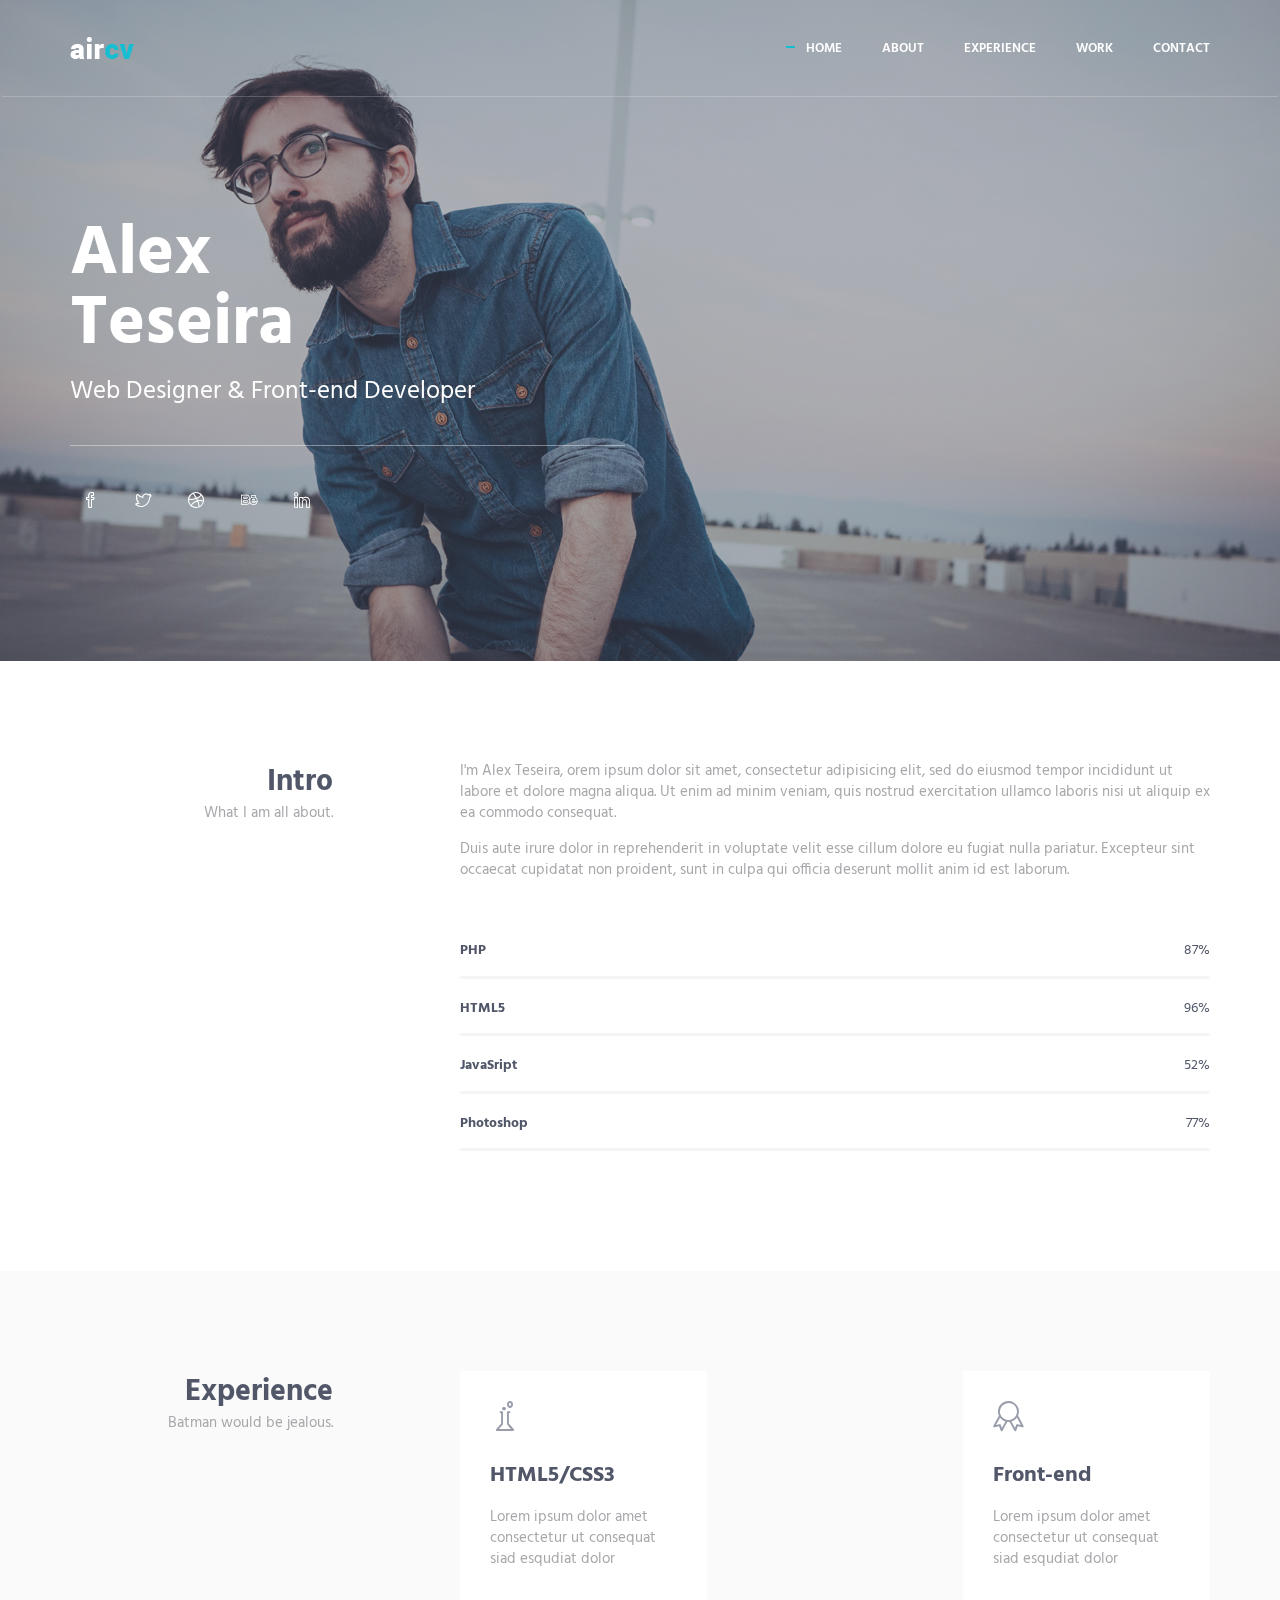
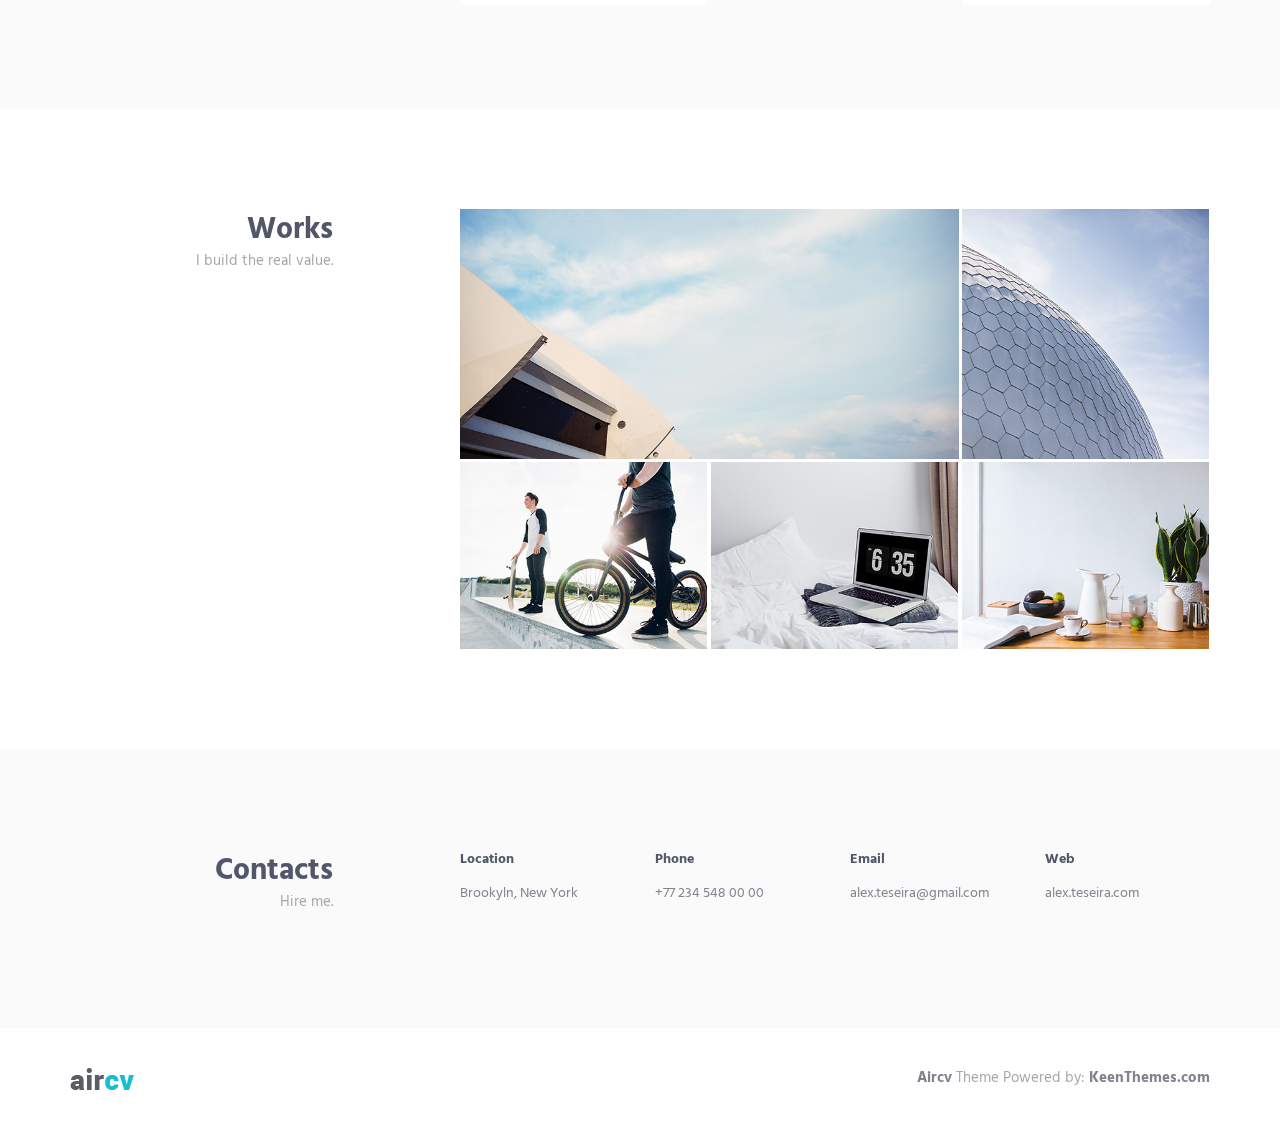
<file: index.html>
<!DOCTYPE html>
<html lang="en" class="no-js">
    <!-- BEGIN HEAD -->
    <head>
        <meta charset="utf-8"/>
        <title>Metronic "Aircv" Frontend Freebie</title>
        <meta http-equiv="X-UA-Compatible" content="IE=edge">
        <meta content="width=device-width, initial-scale=1" name="viewport"/>
        <meta content="" name="description"/>
        <meta content="" name="author"/>

        <!-- GLOBAL MANDATORY STYLES -->
        <link href="http://fonts.googleapis.com/css?family=Hind:300,400,500,600,700" rel="stylesheet" type="text/css">
        <link href="vendor/simple-line-icons/css/simple-line-icons.css" rel="stylesheet" type="text/css"/>
        <link href="vendor/bootstrap/css/bootstrap.min.css" rel="stylesheet" type="text/css"/>

        <!-- PAGE LEVEL PLUGIN STYLES -->
        <link href="css/animate.css" rel="stylesheet">

        <!-- THEME STYLES -->
        <link href="css/layout.min.css" rel="stylesheet" type="text/css"/>

        <!-- Favicon -->
        <link rel="shortcut icon" href="favicon.ico"/>
    </head>
    <!-- END HEAD -->

    <!-- BODY -->
    <body id="body" data-spy="scroll" data-target=".header">

        <!--========== HEADER ==========-->
        <header class="header navbar-fixed-top">
            <!-- Navbar -->
            <nav class="navbar" role="navigation">
                <div class="container">
                    <!-- Brand and toggle get grouped for better mobile display -->
                    <div class="menu-container js_nav-item">
                        <button type="button" class="navbar-toggle" data-toggle="collapse" data-target=".nav-collapse">
                            <span class="sr-only">Toggle navigation</span>
                            <span class="toggle-icon"></span>
                        </button>

                        <!-- Logo -->
                        <div class="logo">
                            <a class="logo-wrap" href="#body">
                                <img class="logo-img logo-img-main" src="img/logo.png" alt="Asentus Logo">
                                <img class="logo-img logo-img-active" src="img/logo-dark.png" alt="Asentus Logo">
                            </a>
                        </div>
                        <!-- End Logo -->
                    </div>

                    <!-- Collect the nav links, forms, and other content for toggling -->
                    <div class="collapse navbar-collapse nav-collapse">
                        <div class="menu-container">
                            <ul class="nav navbar-nav navbar-nav-right">
                                <li class="js_nav-item nav-item"><a class="nav-item-child nav-item-hover" href="#body">Home</a></li>
                                <li class="js_nav-item nav-item"><a class="nav-item-child nav-item-hover" href="#about">About</a></li>
                                <li class="js_nav-item nav-item"><a class="nav-item-child nav-item-hover" href="#experience">Experience</a></li>
                                <li class="js_nav-item nav-item"><a class="nav-item-child nav-item-hover" href="#work">Work</a></li>
                                <li class="js_nav-item nav-item"><a class="nav-item-child nav-item-hover" href="#contact">Contact</a></li>
                            </ul>
                        </div>
                    </div>
                    <!-- End Navbar Collapse -->
                </div>
            </nav>
            <!-- Navbar -->
        </header>
        <!--========== END HEADER ==========-->

        <!--========== SLIDER ==========-->
        <div class="promo-block parallax-window" data-parallax="scroll" data-image-src="img/1920x1080/01.jpg">
            <div class="container">
                <div class="row">
                    <div class="col-sm-6">
                        <div class="promo-block-divider">
                            <h1 class="promo-block-title">Alex <br/> Teseira</h1>
                            <p class="promo-block-text">Web Designer &amp; Front-end Developer</p>
                        </div>
                        <ul class="list-inline">
                            <li><a href="#" class="social-icons"><i class="icon-social-facebook"></i></a></li>
                            <li><a href="#" class="social-icons"><i class="icon-social-twitter"></i></a></li>
                            <li><a href="#" class="social-icons"><i class="icon-social-dribbble"></i></a></li>
                            <li><a href="#" class="social-icons"><i class="icon-social-behance"></i></a></li>
                            <li><a href="#" class="social-icons"><i class="icon-social-linkedin"></i></a></li>
                        </ul>
                    </div>
                </div>
                <!--// end row -->
            </div>
        </div>
        <!--========== SLIDER ==========-->

        <!--========== PAGE LAYOUT ==========-->
        <!-- About -->
        <div id="about">
            <div class="container content-lg">
                <div class="row">
                    <div class="col-sm-3 sm-margin-b-30">
                        <div class="text-right sm-text-left">
                            <h2 class="margin-b-0">Intro</h2>
                            <p>What I am all about.</p>
                        </div>
                    </div>
                    <div class="col-sm-8 col-sm-offset-1">
                        <div class="margin-b-60">
                            <p>I'm Alex Teseira, orem ipsum dolor sit amet, consectetur adipisicing elit, sed do eiusmod tempor incididunt ut labore et dolore magna aliqua. Ut enim ad minim veniam, quis nostrud exercitation ullamco laboris nisi ut aliquip ex ea commodo consequat.</p>
                            <p>Duis aute irure dolor in reprehenderit in voluptate velit esse cillum dolore eu fugiat nulla pariatur. Excepteur sint occaecat cupidatat non proident, sunt in culpa qui officia deserunt mollit anim id est laborum.</p>
                        </div>

                        <!-- Progress Box -->
                        <div class="progress-box">
                            <h5>PHP <span class="color-heading pull-right">87%</span></h5>
                            <div class="progress">
                                <div class="progress-bar bg-color-base" role="progressbar" data-width="87"></div>
                            </div>
                        </div>
                        <div class="progress-box">
                            <h5>HTML5 <span class="color-heading pull-right">96%</span></h5>
                            <div class="progress">
                                <div class="progress-bar bg-color-base" role="progressbar" data-width="96"></div>
                            </div>
                        </div>
                        <div class="progress-box">
                            <h5>JavaSript <span class="color-heading pull-right">52%</span></h5>
                            <div class="progress">
                                <div class="progress-bar bg-color-base" role="progressbar" data-width="52"></div>
                            </div>
                        </div>
                        <div class="progress-box">
                            <h5>Photoshop <span class="color-heading pull-right">77%</span></h5>
                            <div class="progress">
                                <div class="progress-bar bg-color-base" role="progressbar" data-width="77"></div>
                            </div>
                        </div>
                        <!-- End Progress Box -->
                    </div>
                </div>
                <!--// end row -->
            </div>
        </div>
        <!-- End About -->

        <!-- Experience -->
        <div id="experience">
            <div class="bg-color-sky-light" data-auto-height="true">
                <div class="container content-lg">
                    <div class="row">
                        <div class="col-sm-3 sm-margin-b-30">
                            <div class="text-right sm-text-left">
                                <h2 class="margin-b-0">Experience</h2>
                                <p>Batman would be jealous.</p>
                            </div>
                        </div>
                        <div class="col-sm-8 col-sm-offset-1">
                            <div class="row row-space-2 margin-b-4">
                                <div class="col-md-4 md-margin-b-4">
                                    <div class="service" data-height="height">
                                        <div class="service-element">
                                            <i class="service-icon icon-chemistry"></i>
                                        </div>
                                        <div class="service-info">
                                            <h3>HTML5/CSS3</h3>
                                            <p class="margin-b-5">Lorem ipsum dolor amet consectetur ut consequat siad esqudiat dolor</p>
                                        </div>
                                        <a href="#" class="content-wrapper-link"></a>    
                                    </div>
                                </div>
                                <div class="col-md-4 md-margin-b-4">
                                    <div class="service bg-color-base wow zoomIn" data-height="height" data-wow-duration=".3" data-wow-delay=".1s">
                                        <div class="service-element">
                                            <i class="service-icon color-white icon-screen-tablet"></i>
                                        </div>
                                        <div class="service-info">
                                            <h3 class="color-white">Photoshop</h3>
                                            <p class="color-white margin-b-5">Lorem ipsum dolor amet consectetur ut consequat siad esqudiat dolor</p>
                                        </div>
                                        <a href="#" class="content-wrapper-link"></a>    
                                    </div>
                                </div>
                                <div class="col-md-4">
                                    <div class="service" data-height="height">
                                        <div class="service-element">
                                            <i class="service-icon icon-badge"></i>
                                        </div>
                                        <div class="service-info">
                                            <h3>Front-end</h3>
                                            <p class="margin-b-5">Lorem ipsum dolor amet consectetur ut consequat siad esqudiat dolor</p>
                                        </div>
                                        <a href="#" class="content-wrapper-link"></a>    
                                    </div>
                                </div>
                            </div>
                            <!--// end row -->
                        </div>
                    </div>
                    <!--// end row -->
                </div>
            </div>
        </div>
        <!-- End Experience -->

        <!-- Work -->
        <div id="work">
            <div class="container content-lg">
                <div class="row">
                    <div class="col-sm-3 sm-margin-b-30">
                        <div class="text-right sm-text-left">
                            <h2 class="margin-b-0">Works</h2>
                            <p>I build the real value.</p>
                        </div>
                    </div>
                    <div class="col-sm-8 col-sm-offset-1">
                        <!-- Masonry Grid -->
                        <div class="masonry-grid row row-space-2">
                            <div class="masonry-grid-sizer col-xs-6 col-sm-6 col-md-1"></div>
                            <div class="masonry-grid-item col-xs-12 col-sm-6 col-md-8 margin-b-4">
                                <!-- Work -->
                                <div class="work work-popup-trigger">
                                    <div class="work-overlay">
                                        <img class="full-width img-responsive" src="img/800x400/01.jpg" alt="Portfolio Image">
                                    </div>
                                    <div class="work-popup-overlay">
                                        <div class="work-popup-content">
                                            <a href="javascript:void(0);" class="work-popup-close">Hide</a>
                                            <div class="margin-b-30">
                                                <h3 class="margin-b-5">Art Of Coding</h3>
                                                <span>Clean &amp; Minimalistic Design</span>
                                            </div>
                                            <div class="row">
                                                <div class="col-sm-8 work-popup-content-divider sm-margin-b-20">
                                                    <div class="margin-t-10 sm-margin-t-0">
                                                        <p>Duis aute irure dolor in reprehenderit in voluptate velit esse cillum dolore eu fugiat nulla pariatur. Excepteur sint occaecat cupidatat non proident, sunt in culpa qui officia deserunt mollit anim id est laborum.</p>
                                                        <p>Lorem ipsum dolor sit amet, consectetur adipisicing elit, sed do eiusmod tempor incididunt ut labore et dolore magna aliqua. Ut enim ad minim veniam, quis nostrud.</p>
                                                        <ul class="list-inline work-popup-tag">
                                                            <li class="work-popup-tag-item"><a class="work-popup-tag-link" href="#">Design,</a></li>
                                                            <li class="work-popup-tag-item"><a class="work-popup-tag-link" href="#">Coding,</a></li>
                                                            <li class="work-popup-tag-item"><a class="work-popup-tag-link" href="#">Portfolio</a></li>
                                                        </ul>
                                                    </div>
                                                </div>
                                                <div class="col-sm-4">
                                                    <div class="margin-t-10 sm-margin-t-0">
                                                        <p class="margin-b-5"><strong>Project Leader:</strong> John Doe</p>
                                                        <p class="margin-b-5"><strong>Designer:</strong> Alisa Keys</p>
                                                        <p class="margin-b-5"><strong>Developer:</strong> Mark Doe</p>
                                                        <p class="margin-b-5"><strong>Customer:</strong> Keenthemes</p>
                                                    </div>
                                                </div>
                                            </div>
                                        </div>
                                    </div>
                                </div>
                                <!-- End Work -->
                            </div>
                            <div class="masonry-grid-item col-xs-12 col-sm-6 col-md-4 margin-b-4">
                                <!-- Work -->
                                <div class="work work-popup-trigger">
                                    <div class="work-overlay">
                                        <img class="full-width img-responsive" src="img/397x400/01.jpg" alt="Portfolio Image">
                                    </div>
                                    <div class="work-popup-overlay">
                                        <div class="work-popup-content">
                                            <a href="javascript:void(0);" class="work-popup-close">Hide</a>
                                            <div class="margin-b-30">
                                                <h3 class="margin-b-5">Art Of Coding</h3>
                                                <span>Clean &amp; Minimalistic Design</span>
                                            </div>
                                            <div class="row">
                                                <div class="col-sm-8 work-popup-content-divider sm-margin-b-20">
                                                    <div class="margin-t-10 sm-margin-t-0">
                                                        <p>Duis aute irure dolor in reprehenderit in voluptate velit esse cillum dolore eu fugiat nulla pariatur. Excepteur sint occaecat cupidatat non proident, sunt in culpa qui officia deserunt mollit anim id est laborum.</p>
                                                        <p>Lorem ipsum dolor sit amet, consectetur adipisicing elit, sed do eiusmod tempor incididunt ut labore et dolore magna aliqua. Ut enim ad minim veniam, quis nostrud.</p>
                                                        <ul class="list-inline work-popup-tag">
                                                            <li class="work-popup-tag-item"><a class="work-popup-tag-link" href="#">Design,</a></li>
                                                            <li class="work-popup-tag-item"><a class="work-popup-tag-link" href="#">Coding,</a></li>
                                                            <li class="work-popup-tag-item"><a class="work-popup-tag-link" href="#">Portfolio</a></li>
                                                        </ul>
                                                    </div>
                                                </div>
                                                <div class="col-sm-4">
                                                    <div class="margin-t-10 sm-margin-t-0">
                                                        <p class="margin-b-5"><strong>Project Leader:</strong> John Doe</p>
                                                        <p class="margin-b-5"><strong>Designer:</strong> Alisa Keys</p>
                                                        <p class="margin-b-5"><strong>Developer:</strong> Mark Doe</p>
                                                        <p class="margin-b-5"><strong>Customer:</strong> Keenthemes</p>
                                                    </div>
                                                </div>
                                            </div>
                                        </div>
                                    </div>
                                </div>
                                <!-- End Work -->
                            </div>
                            <div class="masonry-grid-item col-xs-12 col-sm-6 col-md-4 md-margin-b-4">
                                <!-- Work -->
                                <div class="work work-popup-trigger">
                                    <div class="work-overlay">
                                        <img class="full-width img-responsive" src="img/397x300/01.jpg" alt="Portfolio Image">
                                    </div>
                                    <div class="work-popup-overlay">
                                        <div class="work-popup-content">
                                            <a href="javascript:void(0);" class="work-popup-close">Hide</a>
                                            <div class="margin-b-30">
                                                <h3 class="margin-b-5">Art Of Coding</h3>
                                                <span>Clean &amp; Minimalistic Design</span>
                                            </div>
                                            <div class="row">
                                                <div class="col-sm-8 work-popup-content-divider sm-margin-b-20">
                                                    <div class="margin-t-10 sm-margin-t-0">
                                                        <p>Duis aute irure dolor in reprehenderit in voluptate velit esse cillum dolore eu fugiat nulla pariatur. Excepteur sint occaecat cupidatat non proident, sunt in culpa qui officia deserunt mollit anim id est laborum.</p>
                                                        <p>Lorem ipsum dolor sit amet, consectetur adipisicing elit, sed do eiusmod tempor incididunt ut labore et dolore magna aliqua. Ut enim ad minim veniam, quis nostrud.</p>
                                                        <ul class="list-inline work-popup-tag">
                                                            <li class="work-popup-tag-item"><a class="work-popup-tag-link" href="#">Design,</a></li>
                                                            <li class="work-popup-tag-item"><a class="work-popup-tag-link" href="#">Coding,</a></li>
                                                            <li class="work-popup-tag-item"><a class="work-popup-tag-link" href="#">Portfolio</a></li>
                                                        </ul>
                                                    </div>
                                                </div>
                                                <div class="col-sm-4">
                                                    <div class="margin-t-10 sm-margin-t-0">
                                                        <p class="margin-b-5"><strong>Project Leader:</strong> John Doe</p>
                                                        <p class="margin-b-5"><strong>Designer:</strong> Alisa Keys</p>
                                                        <p class="margin-b-5"><strong>Developer:</strong> Mark Doe</p>
                                                        <p class="margin-b-5"><strong>Customer:</strong> Keenthemes</p>
                                                    </div>
                                                </div>
                                            </div>
                                        </div>
                                    </div>
                                </div>
                                <!-- End Work -->
                            </div>
                            <div class="masonry-grid-item col-xs-12 col-sm-6 col-md-4 md-margin-b-4">
                                <!-- Work -->
                                <div class="work work-popup-trigger">
                                    <div class="work-overlay">
                                        <img class="full-width img-responsive" src="img/397x300/02.jpg" alt="Portfolio Image">
                                    </div>
                                    <div class="work-popup-overlay">
                                        <div class="work-popup-content">
                                            <a href="javascript:void(0);" class="work-popup-close">Hide</a>
                                            <div class="margin-b-30">
                                                <h3 class="margin-b-5">Art Of Coding</h3>
                                                <span>Clean &amp; Minimalistic Design</span>
                                            </div>
                                            <div class="row">
                                                <div class="col-sm-8 work-popup-content-divider sm-margin-b-20">
                                                    <div class="margin-t-10 sm-margin-t-0">
                                                        <p>Duis aute irure dolor in reprehenderit in voluptate velit esse cillum dolore eu fugiat nulla pariatur. Excepteur sint occaecat cupidatat non proident, sunt in culpa qui officia deserunt mollit anim id est laborum.</p>
                                                        <p>Lorem ipsum dolor sit amet, consectetur adipisicing elit, sed do eiusmod tempor incididunt ut labore et dolore magna aliqua. Ut enim ad minim veniam, quis nostrud.</p>
                                                        <ul class="list-inline work-popup-tag">
                                                            <li class="work-popup-tag-item"><a class="work-popup-tag-link" href="#">Design,</a></li>
                                                            <li class="work-popup-tag-item"><a class="work-popup-tag-link" href="#">Coding,</a></li>
                                                            <li class="work-popup-tag-item"><a class="work-popup-tag-link" href="#">Portfolio</a></li>
                                                        </ul>
                                                    </div>
                                                </div>
                                                <div class="col-sm-4">
                                                    <div class="margin-t-10 sm-margin-t-0">
                                                        <p class="margin-b-5"><strong>Project Leader:</strong> John Doe</p>
                                                        <p class="margin-b-5"><strong>Designer:</strong> Alisa Keys</p>
                                                        <p class="margin-b-5"><strong>Developer:</strong> Mark Doe</p>
                                                        <p class="margin-b-5"><strong>Customer:</strong> Keenthemes</p>
                                                    </div>
                                                </div>
                                            </div>
                                        </div>
                                    </div>
                                </div>
                                <!-- End Work -->
                            </div>
                            <div class="masonry-grid-item col-xs-12 col-sm-6 col-md-4">
                                <!-- Work -->
                                <div class="work work-popup-trigger">
                                    <div class="work-overlay">
                                        <img class="full-width img-responsive" src="img/397x300/03.jpg" alt="Portfolio Image">
                                    </div>
                                    <div class="work-popup-overlay">
                                        <div class="work-popup-content">
                                            <a href="javascript:void(0);" class="work-popup-close">Hide</a>
                                            <div class="margin-b-30">
                                                <h3 class="margin-b-5">Art Of Coding</h3>
                                                <span>Clean &amp; Minimalistic Design</span>
                                            </div>
                                            <div class="row">
                                                <div class="col-sm-8 work-popup-content-divider sm-margin-b-20">
                                                    <div class="margin-t-10 sm-margin-t-0">
                                                        <p>Duis aute irure dolor in reprehenderit in voluptate velit esse cillum dolore eu fugiat nulla pariatur. Excepteur sint occaecat cupidatat non proident, sunt in culpa qui officia deserunt mollit anim id est laborum.</p>
                                                        <p>Lorem ipsum dolor sit amet, consectetur adipisicing elit, sed do eiusmod tempor incididunt ut labore et dolore magna aliqua. Ut enim ad minim veniam, quis nostrud.</p>
                                                        <ul class="list-inline work-popup-tag">
                                                            <li class="work-popup-tag-item"><a class="work-popup-tag-link" href="#">Design,</a></li>
                                                            <li class="work-popup-tag-item"><a class="work-popup-tag-link" href="#">Coding,</a></li>
                                                            <li class="work-popup-tag-item"><a class="work-popup-tag-link" href="#">Portfolio</a></li>
                                                        </ul>
                                                    </div>
                                                </div>
                                                <div class="col-sm-4">
                                                    <div class="margin-t-10 sm-margin-t-0">
                                                        <p class="margin-b-5"><strong>Project Leader:</strong> John Doe</p>
                                                        <p class="margin-b-5"><strong>Designer:</strong> Alisa Keys</p>
                                                        <p class="margin-b-5"><strong>Developer:</strong> Mark Doe</p>
                                                        <p class="margin-b-5"><strong>Customer:</strong> Keenthemes</p>
                                                    </div>
                                                </div>
                                            </div>
                                        </div>
                                    </div>
                                </div>
                                <!-- End Work -->
                            </div>
                        </div>
                        <!-- End Masonry Grid -->
                    </div>
                </div>
                <!--// end row -->
            </div>
        </div>
        <!-- End Work -->
            
        <!-- Contact -->
        <div id="contact">
            <div class="bg-color-sky-light">
                <div class="container content-lg">
                    <div class="row">
                        <div class="col-sm-3 sm-margin-b-30">
                            <div class="text-right sm-text-left">
                                <h2 class="margin-b-0">Contacts</h2>
                                <p>Hire me.</p>
                            </div>
                        </div>
                        <div class="col-sm-8 col-sm-offset-1">
                            <div class="row">
                                <div class="col-md-3 col-xs-6 md-margin-b-30">
                                    <h5>Location</h5>
                                    <a href="#">Brookyln, New York</a>
                                </div>
                                <div class="col-md-3 col-xs-6 md-margin-b-30">
                                    <h5>Phone</h5>
                                    <a href="#">+77 234 548 00 00</a>
                                </div>
                                <div class="col-md-3 col-xs-6">
                                    <h5>Email</h5>
                                    <a href="mailto:#">alex.teseira@gmail.com</a>
                                </div>
                                <div class="col-md-3 col-xs-6">
                                    <h5>Web</h5>
                                    <a href="#">alex.teseira.com</a>
                                </div>
                            </div>
                        </div>
                    </div>
                    <!--// end row -->
                </div>
            </div>
        </div>
        <!-- End Contact -->
        <!--========== END PAGE LAYOUT ==========-->

        <!--========== FOOTER ==========-->
        <footer class="footer">
            <div class="content container">
                <div class="row">
                    <div class="col-xs-6">
                        <img class="footer-logo" src="img/logo-dark.png" alt="Aircv Logo">
                    </div>
                    <div class="col-xs-6 text-right sm-text-left">
                        <p class="margin-b-0"><a class="fweight-700" href="http://keenthemes.com/preview/aircv/">Aircv</a> Theme Powered by: <a class="fweight-700" href="http://www.keenthemes.com/">KeenThemes.com</a></p>
                    </div>
                </div>
                <!--// end row -->
            </div>
        </footer>
        <!--========== END FOOTER ==========-->

        <!-- Back To Top -->
        <a href="javascript:void(0);" class="js-back-to-top back-to-top">Top</a>

        <!-- JAVASCRIPTS(Load javascripts at bottom, this will reduce page load time) -->
        <!-- CORE PLUGINS -->
        <script src="vendor/jquery.min.js" type="text/javascript"></script>
        <script src="vendor/jquery-migrate.min.js" type="text/javascript"></script>
        <script src="vendor/bootstrap/js/bootstrap.min.js" type="text/javascript"></script>

        <!-- PAGE LEVEL PLUGINS -->
        <script src="vendor/jquery.easing.js" type="text/javascript"></script>
        <script src="vendor/jquery.back-to-top.js" type="text/javascript"></script>
        <script src="vendor/jquery.smooth-scroll.js" type="text/javascript"></script>
        <script src="vendor/jquery.wow.min.js" type="text/javascript"></script>
        <script src="vendor/jquery.parallax.min.js" type="text/javascript"></script>
        <script src="vendor/jquery.appear.js" type="text/javascript"></script>
        <script src="vendor/masonry/jquery.masonry.pkgd.min.js" type="text/javascript"></script>
        <script src="vendor/masonry/imagesloaded.pkgd.min.js" type="text/javascript"></script>

        <!-- PAGE LEVEL SCRIPTS -->
        <script src="js/layout.min.js" type="text/javascript"></script>
        <script src="js/components/progress-bar.min.js" type="text/javascript"></script>
        <script src="js/components/masonry.min.js" type="text/javascript"></script>
        <script src="js/components/wow.min.js" type="text/javascript"></script>

    </body>
    <!-- END BODY -->
</html>
</file>
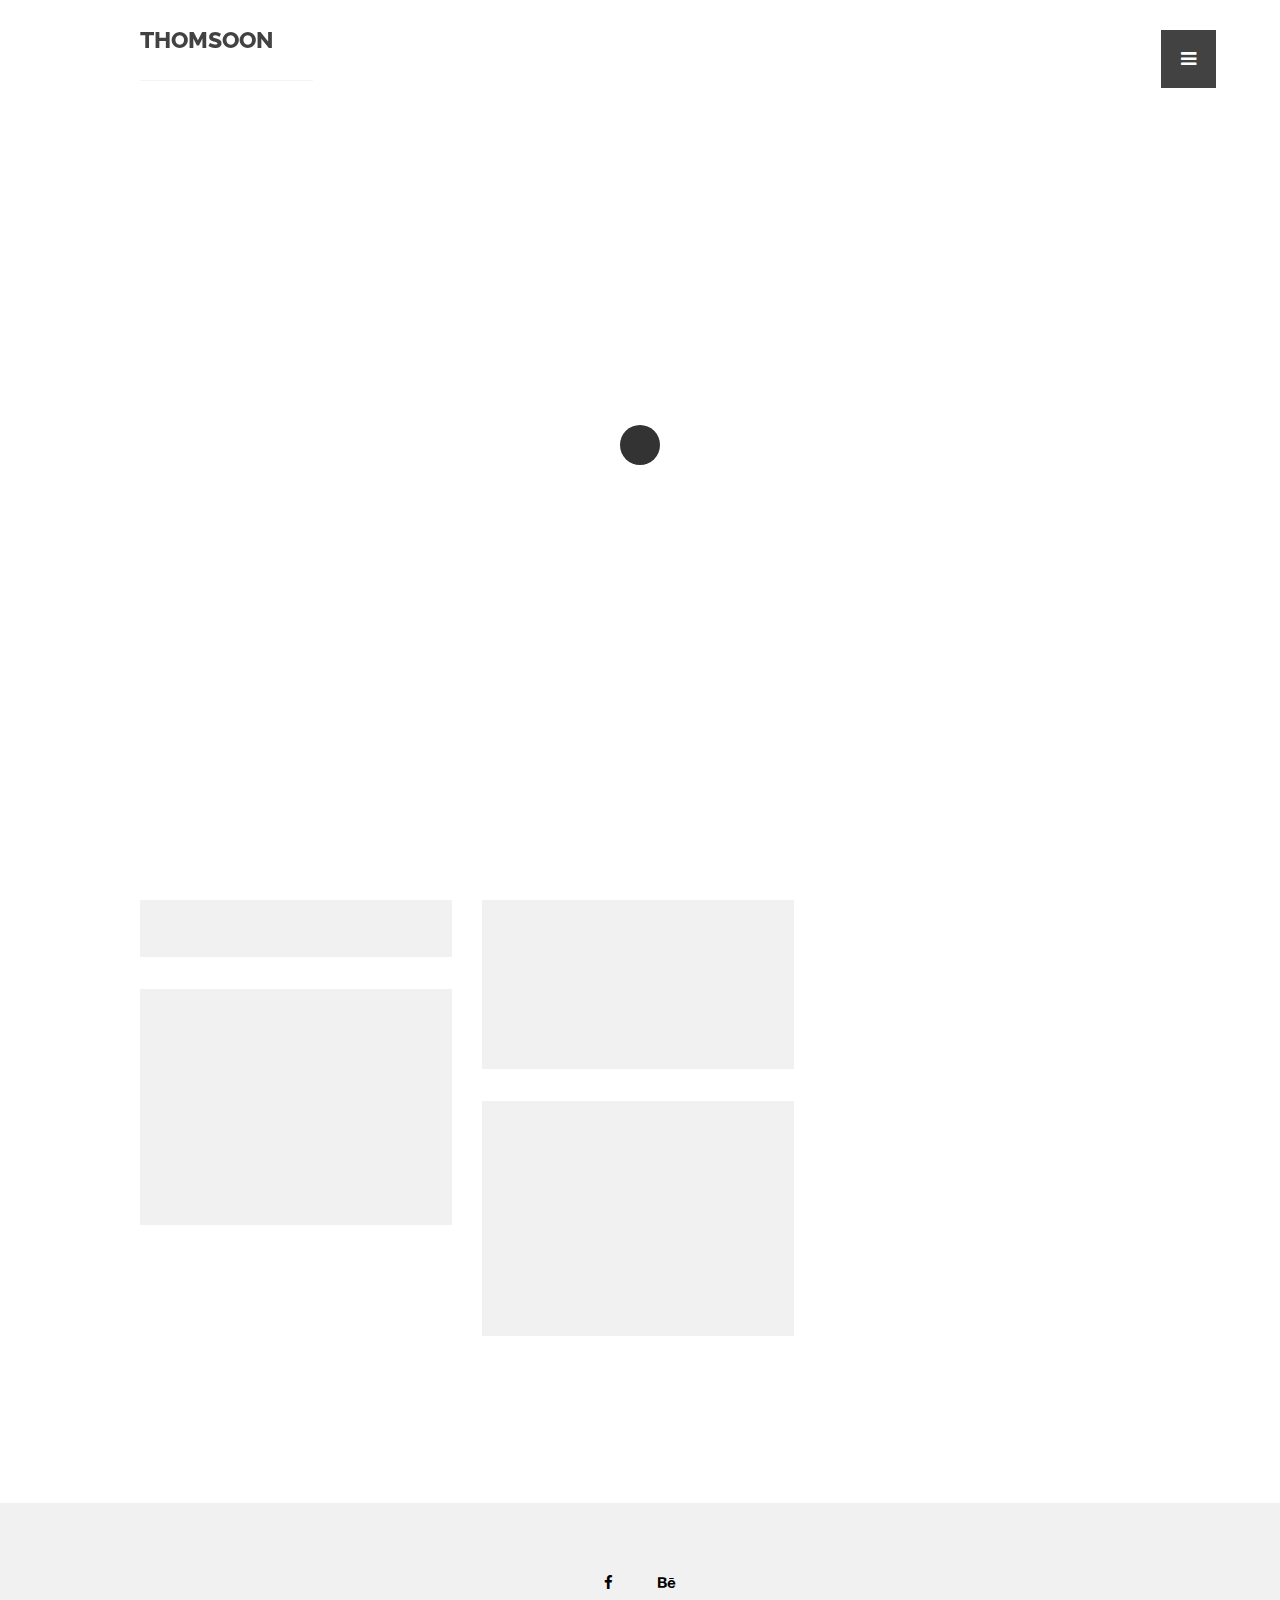
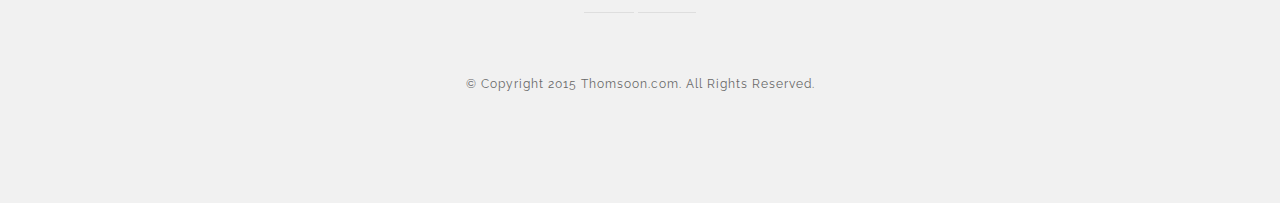
<file: apartments.html>
<!doctype html>

<html lang="en">
<head>

  <meta charset="utf-8">
  <title>INDEX - THOMSOON - Portfolio with grid and modern simplicity style - download now!</title>
  <meta name="description" content="THOMSOON - Portfolio with grid HTML5 and CSS3 modern simplicity style template. Check my portfolio. Download free now with file Photoshop!">
  <meta name="keywords" content="thomsoon, simplicity, theme, html5, download, free psd">
  <meta name="viewport" content="width=device-width, initial-scale=1.0"/>
  <meta name="author" content="thomsoon.com">
  <link rel="icon" type="image/png" href="img/icon.png" />

<!--Style-->

  <link rel="stylesheet" href="css/reset.css">
  <link rel="stylesheet" href="css/style.css">
  <link rel="stylesheet" href="css/style-responsive.css">  
  <link rel="stylesheet" href="http://maxcdn.bootstrapcdn.com/font-awesome/4.3.0/css/font-awesome.min.css">

  
</head>

<body>

<!--Preloader-->

<div class="preloader" id="preloader">
    <div class="item">
      <div class="spinner">
      </div>
    </div>
</div>

<div class="opacity-nav">

        <div class="menu-index" id="buttons" style="z-index:999999">
        <i class="fa  fa-close"></i>
        </div>

    <ul class="menu-fullscreen">
      <li><a class="ajax-link" href="single.html">Home</a></li>
      <li><a class="ajax-link" href="projects.html">Projects</a></li>
      <li><a class="ajax-link" href="about-us.html">About us</a></li>
      <li><a class="ajax-link" href="contact.html">Contact</a></li>
    </ul>

</div>


  <!--Header-->
  <header id="fullscreen">
    
      <div class="logo" id="full"><a class="ajax-link" href="index.html">THOMSOON</a></div>
      
        <div class="menu-index" id="button">
        <i class="fa fa-bars"></i>
        </div>

  </header>

  <div class="clear"></div>

  <!--Content-->

  <div class="content" id="ajax-content">


        <div class="text-intro" id="site-type">

          <h1>My creative and simplicity modern</h1>
          <h1 class="typewrite"><span>Portfolio</span></h1> <!--Change on script.js-->
          <p>Please check my portfolio. All project is clean and simplicity modern style. You can buy this template.</p>

        </div>


  <!--Portfolio grid-->

  <ul class="portfolio-grid" id="portfolio-sidebar">

    
    <li class="grid-item">
      <img src="img/portfolio/1.jpg">
        <a class="ajax-link" href="single.html">  
          <div class="grid-hover">
            <h1>Single</h1>
            <p>Branding</p>
          </div>
        </a>  
    </li>

    <li class="grid-item">
      <img src="img/portfolio/5.jpg">
        <a class="ajax-link" href="single-fullscreen.html">  
          <div class="grid-hover">
            <h1>Full Screen</h1>
            <p>Branding</p>
          </div>
        </a>      
    </li>    
    
    <li class="grid-item">
      <img src="img/portfolio/2.jpg">
        <a class="ajax-link" href="#">  
          <div class="grid-hover">
            <h1>Single</h1>
            <p>Branding</p>
          </div>
        </a>      
    </li>  
    
    <li class="grid-item">
      <img src="img/portfolio/3.jpg">
        <a class="ajax-link" href="#">  
          <div class="grid-hover">
            <h1>Single</h1>
            <p>Branding</p>
          </div>
        </a>      
    </li>    

    <li class="grid-item">
      <img src="img/portfolio/4.jpg">
        <a class="ajax-link" href="#">  
          <div class="grid-hover">
            <h1>Single</h1>
            <p>Branding</p>
          </div>
        </a>      
    </li>    

    <li class="grid-item">
      <img src="img/portfolio/6.jpg">
        <a class="ajax-link" href="#">  
          <div class="grid-hover">
            <h1>Single</h1>
            <p>Branding</p>
          </div>
        </a>      
    </li>  

  </ul>

  </div>

  <!--Home Sidebar-->

<div id="ajax-sidebar">

  <div class="home-sidebar" style="background-image:url('img/home-sidebar.jpg')" id="hero">

    <div class="parallax-option" data-jkit="[parallax:strength=0.8;axis=both]">

      <div class="parallax parallax1"><img src="img/business-card-2.png"></div>
    
    </div>

    <div class="parallax-option" data-jkit="[parallax:strength=0.3;axis=both]">

      <div class="parallax parallax1"><img src="img/business-card.png"></div>
    
    </div>

  </div>

</div>


  <!--Footer-->

  <footer>

    <div class="footer-margin">
      <div class="social-footer">
        <a href="https://www.facebook.com/thomsooncom"><i class="fa fa-facebook"></i></a>
        <a href="https://www.behance.net/TomaszMazurczak"><i class="fa fa-behance"></i></a>
      
      </div>     
      <div class="copyright">© Copyright 2015 Thomsoon.com. All Rights Reserved.</div>
      

    
    </div>


  </footer>



<!--Scripts-->

  <script src="js/jquery.min.js"></script>
	<script src="js/jquery.easing.min.js"></script>
	<script src="js/modernizr.custom.42534.js" type="text/javascript"></script>
  <script src="js/jquery.waitforimages.js" type="text/javascript"></script>
  <script src="js/typed.js" type="text/javascript"></script>
  <script src="js/masonry.pkgd.min.js" type="text/javascript"></script>  
  <script src="js/imagesloaded.pkgd.min.js" type="text/javascript"></script>    
  <script src="js/jquery.jkit.1.2.16.min.js"></script>
 
  <script src="js/script.js" type="text/javascript"></script>
  
	<script>
    $('#button, #buttons').on('click', function() {
      $( ".opacity-nav" ).fadeToggle( "slow", "linear" );
    // Animation complete.
    });
  </script>


</body>
</html>
</file>
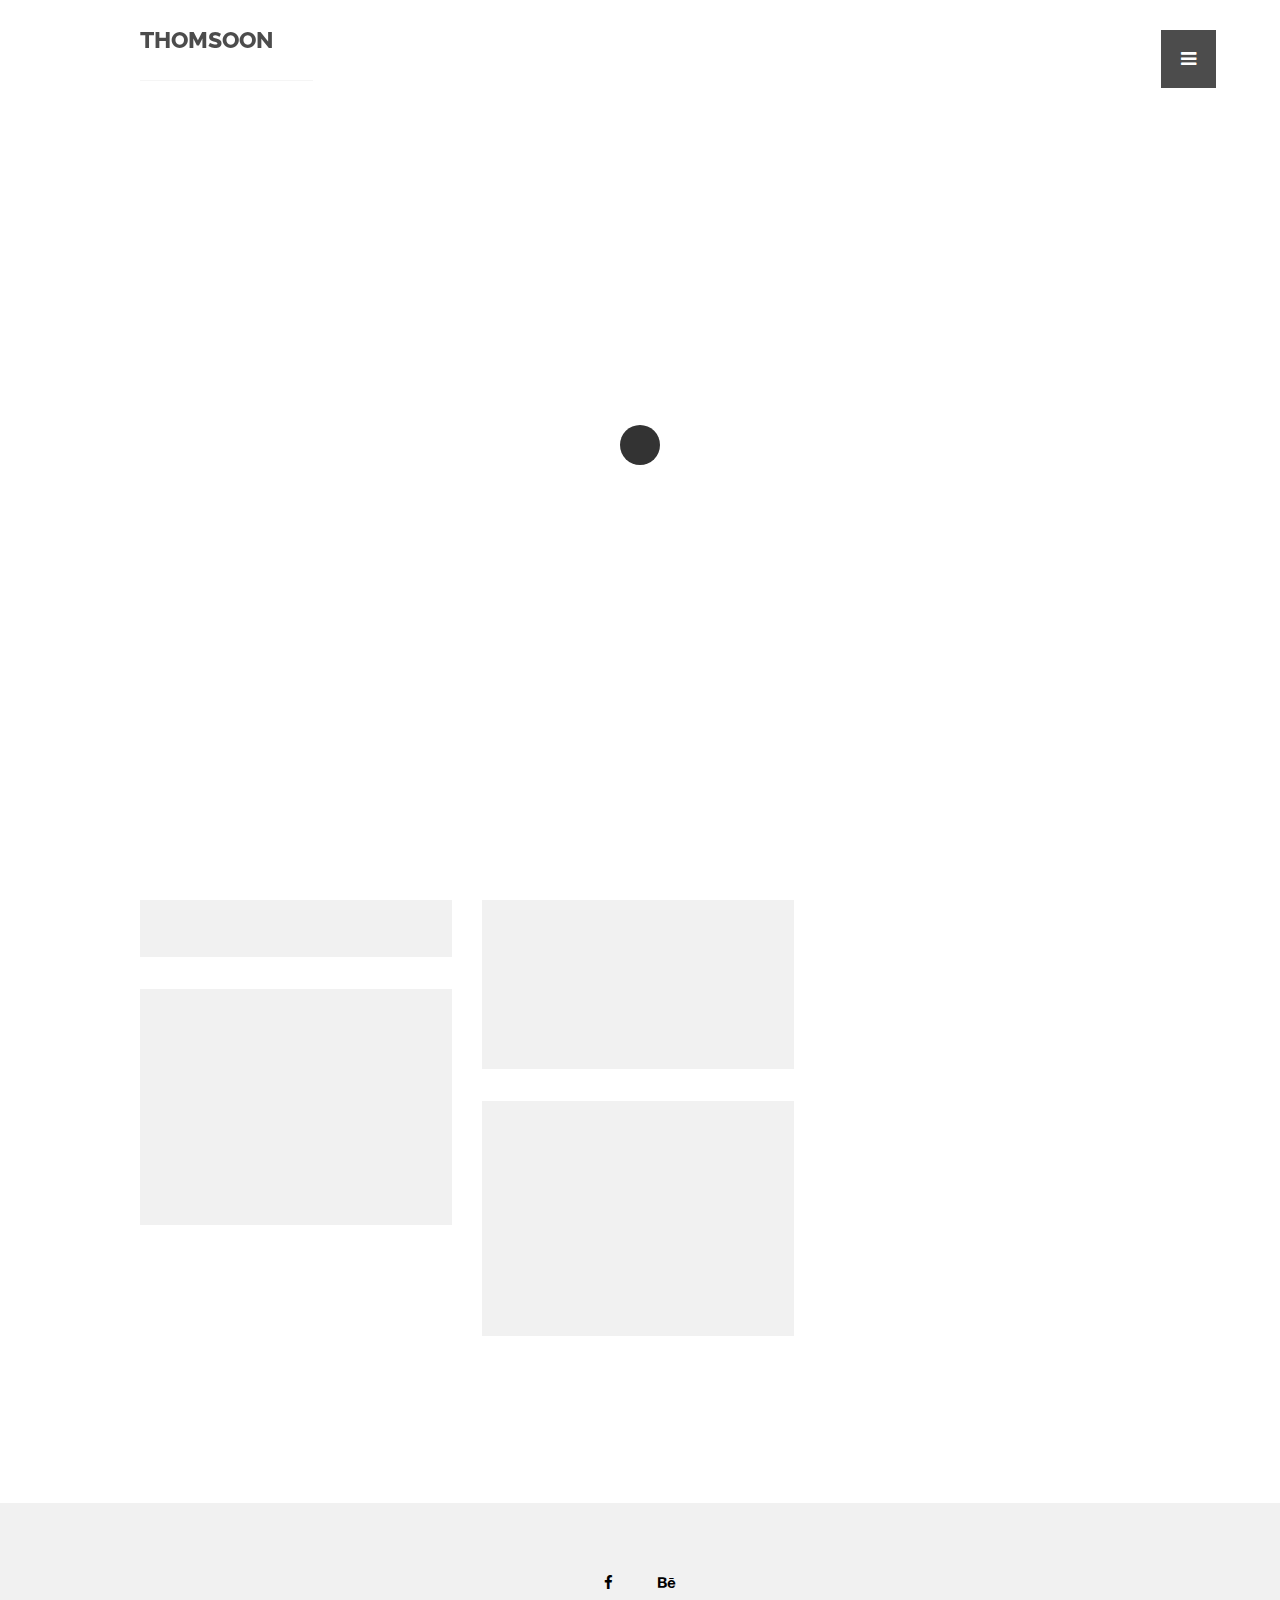
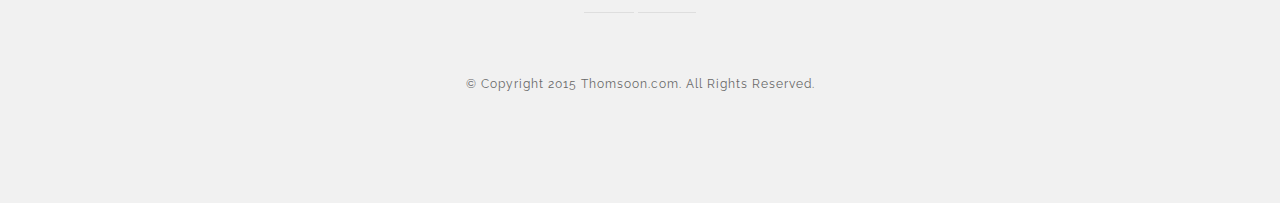
<file: shedule.html>
<!doctype html>

<html lang="en">
<head>

  <meta charset="utf-8">
  <title>INDEX - THOMSOON - Portfolio with grid and modern simplicity style - download now!</title>
  <meta name="description" content="THOMSOON - Portfolio with grid HTML5 and CSS3 modern simplicity style template. Check my portfolio. Download free now with file Photoshop!">
  <meta name="keywords" content="thomsoon, simplicity, theme, html5, download, free psd">
  <meta name="viewport" content="width=device-width, initial-scale=1.0"/>
  <meta name="author" content="thomsoon.com">
  <link rel="icon" type="image/png" href="img/icon.png" />

<!--Style-->

  <link rel="stylesheet" href="css/reset.css">
  <link rel="stylesheet" href="css/style.css">
  <link rel="stylesheet" href="css/style-responsive.css">  
  <link rel="stylesheet" href="http://maxcdn.bootstrapcdn.com/font-awesome/4.3.0/css/font-awesome.min.css">
  
</head>

<body>

<!--Preloader-->

<div class="preloader" id="preloader">
    <div class="item">
      <div class="spinner">
      </div>
    </div>
</div>

<div class="opacity-nav">

        <div class="menu-index" id="buttons" style="z-index:999999">
        <i class="fa  fa-close"></i>
        </div>

    <ul class="menu-fullscreen">
      <li><a class="ajax-link" href="single.html">Home</a></li>
      <li><a class="ajax-link" href="projects.html">Projects</a></li>
      <li><a class="ajax-link" href="about-us.html">About us</a></li>
      <li><a class="ajax-link" href="contact.html">Contact</a></li>
    </ul>

</div>


  <!--Header-->
  <header id="fullscreen">
    
      <div class="logo" id="full"><a class="ajax-link" href="index.html">THOMSOON</a></div>
      
        <div class="menu-index" id="button">
        <i class="fa fa-bars"></i>
        </div>

  </header>

  <div class="clear"></div>

  <!--Content-->

  <div class="content" id="ajax-content">


        <div class="text-intro" id="site-type">

          <h1>My creative and simplicity modern</h1>
          <h1 class="typewrite"><span>Portfolio</span></h1> <!--Change on script.js-->
          <p>Please check my portfolio. All project is clean and simplicity modern style. You can buy this template.</p>

        </div>


  <!--Portfolio grid-->

  <ul class="portfolio-grid" id="portfolio-sidebar">

    
    <li class="grid-item">
      <img src="img/portfolio/1.jpg">
        <a class="ajax-link" href="single.html">  
          <div class="grid-hover">
            <h1>Single</h1>
            <p>Branding</p>
          </div>
        </a>  
    </li>

    <li class="grid-item">
      <img src="img/portfolio/5.jpg">
        <a class="ajax-link" href="single-fullscreen.html">  
          <div class="grid-hover">
            <h1>Full Screen</h1>
            <p>Branding</p>
          </div>
        </a>      
    </li>    
    
    <li class="grid-item">
      <img src="img/portfolio/2.jpg">
        <a class="ajax-link" href="#">  
          <div class="grid-hover">
            <h1>Single</h1>
            <p>Branding</p>
          </div>
        </a>      
    </li>  
    
    <li class="grid-item">
      <img src="img/portfolio/3.jpg">
        <a class="ajax-link" href="#">  
          <div class="grid-hover">
            <h1>Single</h1>
            <p>Branding</p>
          </div>
        </a>      
    </li>    

    <li class="grid-item">
      <img src="img/portfolio/4.jpg">
        <a class="ajax-link" href="#">  
          <div class="grid-hover">
            <h1>Single</h1>
            <p>Branding</p>
          </div>
        </a>      
    </li>    

    <li class="grid-item">
      <img src="img/portfolio/6.jpg">
        <a class="ajax-link" href="#">  
          <div class="grid-hover">
            <h1>Single</h1>
            <p>Branding</p>
          </div>
        </a>      
    </li>  

  </ul>

  </div>

  <!--Home Sidebar-->

<div id="ajax-sidebar">

  <div class="home-sidebar" style="background-image:url('img/home-sidebar.jpg')" id="hero">

    <div class="parallax-option" data-jkit="[parallax:strength=0.8;axis=both]">

      <div class="parallax parallax1"><img src="img/business-card-2.png"></div>
    
    </div>

    <div class="parallax-option" data-jkit="[parallax:strength=0.3;axis=both]">

      <div class="parallax parallax1"><img src="img/business-card.png"></div>
    
    </div>

  </div>

</div>


  <!--Footer-->

  <footer>

    <div class="footer-margin">
      <div class="social-footer">
        <a href="https://www.facebook.com/thomsooncom"><i class="fa fa-facebook"></i></a>
        <a href="https://www.behance.net/TomaszMazurczak"><i class="fa fa-behance"></i></a>
      
      </div>     
      <div class="copyright">© Copyright 2015 Thomsoon.com. All Rights Reserved.</div>
      

    
    </div>


  </footer>



<!--Scripts-->

  <script src="js/jquery.min.js"></script>
	<script src="js/jquery.easing.min.js"></script>
	<script src="js/modernizr.custom.42534.js" type="text/javascript"></script>
  <script src="js/jquery.waitforimages.js" type="text/javascript"></script>
  <script src="js/typed.js" type="text/javascript"></script>
  <script src="js/masonry.pkgd.min.js" type="text/javascript"></script>  
  <script src="js/imagesloaded.pkgd.min.js" type="text/javascript"></script>    
  <script src="js/jquery.jkit.1.2.16.min.js"></script>
 
  <script src="js/script.js" type="text/javascript"></script>
  
	<script>
    $('#button, #buttons').on('click', function() {
      $( ".opacity-nav" ).fadeToggle( "slow", "linear" );
    // Animation complete.
    });
  </script>


</body>
</html>
</file>
<file: vendor/simple-line-icons/css/simple-line-icons.css>
@font-face {
  font-family: 'simple-line-icons';
  src: url('../fonts/Simple-Line-Icons.eot?v=2.3.2');
  src: url('../fonts/Simple-Line-Icons.eot?v=2.3.2#iefix') format('embedded-opentype'), url('../fonts/Simple-Line-Icons.woff2?v=2.3.2') format('woff2'), url('../fonts/Simple-Line-Icons.ttf?v=2.3.2') format('truetype'), url('../fonts/Simple-Line-Icons.woff?v=2.3.2') format('woff'), url('../fonts/Simple-Line-Icons.svg?v=2.3.2#simple-line-icons') format('svg');
  font-weight: normal;
  font-style: normal;
}
/*
 Use the following CSS code if you want to have a class per icon.
 Instead of a list of all class selectors, you can use the generic [class*="icon-"] selector, but it's slower:
*/
.icon-user,
.icon-people,
.icon-user-female,
.icon-user-follow,
.icon-user-following,
.icon-user-unfollow,
.icon-login,
.icon-logout,
.icon-emotsmile,
.icon-phone,
.icon-call-end,
.icon-call-in,
.icon-call-out,
.icon-map,
.icon-location-pin,
.icon-direction,
.icon-directions,
.icon-compass,
.icon-layers,
.icon-menu,
.icon-list,
.icon-options-vertical,
.icon-options,
.icon-arrow-down,
.icon-arrow-left,
.icon-arrow-right,
.icon-arrow-up,
.icon-arrow-up-circle,
.icon-arrow-left-circle,
.icon-arrow-right-circle,
.icon-arrow-down-circle,
.icon-check,
.icon-clock,
.icon-plus,
.icon-minus,
.icon-close,
.icon-exclamation,
.icon-organization,
.icon-trophy,
.icon-screen-smartphone,
.icon-screen-desktop,
.icon-plane,
.icon-notebook,
.icon-mustache,
.icon-mouse,
.icon-magnet,
.icon-energy,
.icon-disc,
.icon-cursor,
.icon-cursor-move,
.icon-crop,
.icon-chemistry,
.icon-speedometer,
.icon-shield,
.icon-screen-tablet,
.icon-magic-wand,
.icon-hourglass,
.icon-graduation,
.icon-ghost,
.icon-game-controller,
.icon-fire,
.icon-eyeglass,
.icon-envelope-open,
.icon-envelope-letter,
.icon-bell,
.icon-badge,
.icon-anchor,
.icon-wallet,
.icon-vector,
.icon-speech,
.icon-puzzle,
.icon-printer,
.icon-present,
.icon-playlist,
.icon-pin,
.icon-picture,
.icon-handbag,
.icon-globe-alt,
.icon-globe,
.icon-folder-alt,
.icon-folder,
.icon-film,
.icon-feed,
.icon-drop,
.icon-drawer,
.icon-docs,
.icon-doc,
.icon-diamond,
.icon-cup,
.icon-calculator,
.icon-bubbles,
.icon-briefcase,
.icon-book-open,
.icon-basket-loaded,
.icon-basket,
.icon-bag,
.icon-action-undo,
.icon-action-redo,
.icon-wrench,
.icon-umbrella,
.icon-trash,
.icon-tag,
.icon-support,
.icon-frame,
.icon-size-fullscreen,
.icon-size-actual,
.icon-shuffle,
.icon-share-alt,
.icon-share,
.icon-rocket,
.icon-question,
.icon-pie-chart,
.icon-pencil,
.icon-note,
.icon-loop,
.icon-home,
.icon-grid,
.icon-graph,
.icon-microphone,
.icon-music-tone-alt,
.icon-music-tone,
.icon-earphones-alt,
.icon-earphones,
.icon-equalizer,
.icon-like,
.icon-dislike,
.icon-control-start,
.icon-control-rewind,
.icon-control-play,
.icon-control-pause,
.icon-control-forward,
.icon-control-end,
.icon-volume-1,
.icon-volume-2,
.icon-volume-off,
.icon-calendar,
.icon-bulb,
.icon-chart,
.icon-ban,
.icon-bubble,
.icon-camrecorder,
.icon-camera,
.icon-cloud-download,
.icon-cloud-upload,
.icon-envelope,
.icon-eye,
.icon-flag,
.icon-heart,
.icon-info,
.icon-key,
.icon-link,
.icon-lock,
.icon-lock-open,
.icon-magnifier,
.icon-magnifier-add,
.icon-magnifier-remove,
.icon-paper-clip,
.icon-paper-plane,
.icon-power,
.icon-refresh,
.icon-reload,
.icon-settings,
.icon-star,
.icon-symbol-female,
.icon-symbol-male,
.icon-target,
.icon-credit-card,
.icon-paypal,
.icon-social-tumblr,
.icon-social-twitter,
.icon-social-facebook,
.icon-social-instagram,
.icon-social-linkedin,
.icon-social-pinterest,
.icon-social-github,
.icon-social-google,
.icon-social-reddit,
.icon-social-skype,
.icon-social-dribbble,
.icon-social-behance,
.icon-social-foursqare,
.icon-social-soundcloud,
.icon-social-spotify,
.icon-social-stumbleupon,
.icon-social-youtube,
.icon-social-dropbox {
  font-family: 'simple-line-icons';
  speak: none;
  font-style: normal;
  font-weight: normal;
  font-variant: normal;
  text-transform: none;
  line-height: 1;
  /* Better Font Rendering =========== */
  -webkit-font-smoothing: antialiased;
  -moz-osx-font-smoothing: grayscale;
}
.icon-user:before {
  content: "\e005";
}
.icon-people:before {
  content: "\e001";
}
.icon-user-female:before {
  content: "\e000";
}
.icon-user-follow:before {
  content: "\e002";
}
.icon-user-following:before {
  content: "\e003";
}
.icon-user-unfollow:before {
  content: "\e004";
}
.icon-login:before {
  content: "\e066";
}
.icon-logout:before {
  content: "\e065";
}
.icon-emotsmile:before {
  content: "\e021";
}
.icon-phone:before {
  content: "\e600";
}
.icon-call-end:before {
  content: "\e048";
}
.icon-call-in:before {
  content: "\e047";
}
.icon-call-out:before {
  content: "\e046";
}
.icon-map:before {
  content: "\e033";
}
.icon-location-pin:before {
  content: "\e096";
}
.icon-direction:before {
  content: "\e042";
}
.icon-directions:before {
  content: "\e041";
}
.icon-compass:before {
  content: "\e045";
}
.icon-layers:before {
  content: "\e034";
}
.icon-menu:before {
  content: "\e601";
}
.icon-list:before {
  content: "\e067";
}
.icon-options-vertical:before {
  content: "\e602";
}
.icon-options:before {
  content: "\e603";
}
.icon-arrow-down:before {
  content: "\e604";
}
.icon-arrow-left:before {
  content: "\e605";
}
.icon-arrow-right:before {
  content: "\e606";
}
.icon-arrow-up:before {
  content: "\e607";
}
.icon-arrow-up-circle:before {
  content: "\e078";
}
.icon-arrow-left-circle:before {
  content: "\e07a";
}
.icon-arrow-right-circle:before {
  content: "\e079";
}
.icon-arrow-down-circle:before {
  content: "\e07b";
}
.icon-check:before {
  content: "\e080";
}
.icon-clock:before {
  content: "\e081";
}
.icon-plus:before {
  content: "\e095";
}
.icon-minus:before {
  content: "\e615";
}
.icon-close:before {
  content: "\e082";
}
.icon-exclamation:before {
  content: "\e617";
}
.icon-organization:before {
  content: "\e616";
}
.icon-trophy:before {
  content: "\e006";
}
.icon-screen-smartphone:before {
  content: "\e010";
}
.icon-screen-desktop:before {
  content: "\e011";
}
.icon-plane:before {
  content: "\e012";
}
.icon-notebook:before {
  content: "\e013";
}
.icon-mustache:before {
  content: "\e014";
}
.icon-mouse:before {
  content: "\e015";
}
.icon-magnet:before {
  content: "\e016";
}
.icon-energy:before {
  content: "\e020";
}
.icon-disc:before {
  content: "\e022";
}
.icon-cursor:before {
  content: "\e06e";
}
.icon-cursor-move:before {
  content: "\e023";
}
.icon-crop:before {
  content: "\e024";
}
.icon-chemistry:before {
  content: "\e026";
}
.icon-speedometer:before {
  content: "\e007";
}
.icon-shield:before {
  content: "\e00e";
}
.icon-screen-tablet:before {
  content: "\e00f";
}
.icon-magic-wand:before {
  content: "\e017";
}
.icon-hourglass:before {
  content: "\e018";
}
.icon-graduation:before {
  content: "\e019";
}
.icon-ghost:before {
  content: "\e01a";
}
.icon-game-controller:before {
  content: "\e01b";
}
.icon-fire:before {
  content: "\e01c";
}
.icon-eyeglass:before {
  content: "\e01d";
}
.icon-envelope-open:before {
  content: "\e01e";
}
.icon-envelope-letter:before {
  content: "\e01f";
}
.icon-bell:before {
  content: "\e027";
}
.icon-badge:before {
  content: "\e028";
}
.icon-anchor:before {
  content: "\e029";
}
.icon-wallet:before {
  content: "\e02a";
}
.icon-vector:before {
  content: "\e02b";
}
.icon-speech:before {
  content: "\e02c";
}
.icon-puzzle:before {
  content: "\e02d";
}
.icon-printer:before {
  content: "\e02e";
}
.icon-present:before {
  content: "\e02f";
}
.icon-playlist:before {
  content: "\e030";
}
.icon-pin:before {
  content: "\e031";
}
.icon-picture:before {
  content: "\e032";
}
.icon-handbag:before {
  content: "\e035";
}
.icon-globe-alt:before {
  content: "\e036";
}
.icon-globe:before {
  content: "\e037";
}
.icon-folder-alt:before {
  content: "\e039";
}
.icon-folder:before {
  content: "\e089";
}
.icon-film:before {
  content: "\e03a";
}
.icon-feed:before {
  content: "\e03b";
}
.icon-drop:before {
  content: "\e03e";
}
.icon-drawer:before {
  content: "\e03f";
}
.icon-docs:before {
  content: "\e040";
}
.icon-doc:before {
  content: "\e085";
}
.icon-diamond:before {
  content: "\e043";
}
.icon-cup:before {
  content: "\e044";
}
.icon-calculator:before {
  content: "\e049";
}
.icon-bubbles:before {
  content: "\e04a";
}
.icon-briefcase:before {
  content: "\e04b";
}
.icon-book-open:before {
  content: "\e04c";
}
.icon-basket-loaded:before {
  content: "\e04d";
}
.icon-basket:before {
  content: "\e04e";
}
.icon-bag:before {
  content: "\e04f";
}
.icon-action-undo:before {
  content: "\e050";
}
.icon-action-redo:before {
  content: "\e051";
}
.icon-wrench:before {
  content: "\e052";
}
.icon-umbrella:before {
  content: "\e053";
}
.icon-trash:before {
  content: "\e054";
}
.icon-tag:before {
  content: "\e055";
}
.icon-support:before {
  content: "\e056";
}
.icon-frame:before {
  content: "\e038";
}
.icon-size-fullscreen:before {
  content: "\e057";
}
.icon-size-actual:before {
  content: "\e058";
}
.icon-shuffle:before {
  content: "\e059";
}
.icon-share-alt:before {
  content: "\e05a";
}
.icon-share:before {
  content: "\e05b";
}
.icon-rocket:before {
  content: "\e05c";
}
.icon-question:before {
  content: "\e05d";
}
.icon-pie-chart:before {
  content: "\e05e";
}
.icon-pencil:before {
  content: "\e05f";
}
.icon-note:before {
  content: "\e060";
}
.icon-loop:before {
  content: "\e064";
}
.icon-home:before {
  content: "\e069";
}
.icon-grid:before {
  content: "\e06a";
}
.icon-graph:before {
  content: "\e06b";
}
.icon-microphone:before {
  content: "\e063";
}
.icon-music-tone-alt:before {
  content: "\e061";
}
.icon-music-tone:before {
  content: "\e062";
}
.icon-earphones-alt:before {
  content: "\e03c";
}
.icon-earphones:before {
  content: "\e03d";
}
.icon-equalizer:before {
  content: "\e06c";
}
.icon-like:before {
  content: "\e068";
}
.icon-dislike:before {
  content: "\e06d";
}
.icon-control-start:before {
  content: "\e06f";
}
.icon-control-rewind:before {
  content: "\e070";
}
.icon-control-play:before {
  content: "\e071";
}
.icon-control-pause:before {
  content: "\e072";
}
.icon-control-forward:before {
  content: "\e073";
}
.icon-control-end:before {
  content: "\e074";
}
.icon-volume-1:before {
  content: "\e09f";
}
.icon-volume-2:before {
  content: "\e0a0";
}
.icon-volume-off:before {
  content: "\e0a1";
}
.icon-calendar:before {
  content: "\e075";
}
.icon-bulb:before {
  content: "\e076";
}
.icon-chart:before {
  content: "\e077";
}
.icon-ban:before {
  content: "\e07c";
}
.icon-bubble:before {
  content: "\e07d";
}
.icon-camrecorder:before {
  content: "\e07e";
}
.icon-camera:before {
  content: "\e07f";
}
.icon-cloud-download:before {
  content: "\e083";
}
.icon-cloud-upload:before {
  content: "\e084";
}
.icon-envelope:before {
  content: "\e086";
}
.icon-eye:before {
  content: "\e087";
}
.icon-flag:before {
  content: "\e088";
}
.icon-heart:before {
  content: "\e08a";
}
.icon-info:before {
  content: "\e08b";
}
.icon-key:before {
  content: "\e08c";
}
.icon-link:before {
  content: "\e08d";
}
.icon-lock:before {
  content: "\e08e";
}
.icon-lock-open:before {
  content: "\e08f";
}
.icon-magnifier:before {
  content: "\e090";
}
.icon-magnifier-add:before {
  content: "\e091";
}
.icon-magnifier-remove:before {
  content: "\e092";
}
.icon-paper-clip:before {
  content: "\e093";
}
.icon-paper-plane:before {
  content: "\e094";
}
.icon-power:before {
  content: "\e097";
}
.icon-refresh:before {
  content: "\e098";
}
.icon-reload:before {
  content: "\e099";
}
.icon-settings:before {
  content: "\e09a";
}
.icon-star:before {
  content: "\e09b";
}
.icon-symbol-female:before {
  content: "\e09c";
}
.icon-symbol-male:before {
  content: "\e09d";
}
.icon-target:before {
  content: "\e09e";
}
.icon-credit-card:before {
  content: "\e025";
}
.icon-paypal:before {
  content: "\e608";
}
.icon-social-tumblr:before {
  content: "\e00a";
}
.icon-social-twitter:before {
  content: "\e009";
}
.icon-social-facebook:before {
  content: "\e00b";
}
.icon-social-instagram:before {
  content: "\e609";
}
.icon-social-linkedin:before {
  content: "\e60a";
}
.icon-social-pinterest:before {
  content: "\e60b";
}
.icon-social-github:before {
  content: "\e60c";
}
.icon-social-google:before {
  content: "\e60d";
}
.icon-social-reddit:before {
  content: "\e60e";
}
.icon-social-skype:before {
  content: "\e60f";
}
.icon-social-dribbble:before {
  content: "\e00d";
}
.icon-social-behance:before {
  content: "\e610";
}
.icon-social-foursqare:before {
  content: "\e611";
}
.icon-social-soundcloud:before {
  content: "\e612";
}
.icon-social-spotify:before {
  content: "\e613";
}
.icon-social-stumbleupon:before {
  content: "\e614";
}
.icon-social-youtube:before {
  content: "\e008";
}
.icon-social-dropbox:before {
  content: "\e00c";
}
</file>
<file: css/style.css>
@import url(http://fonts.googleapis.com/css?family=Raleway:400,300,500,600,700,800,900,100,200);

body{
  font-family: 'Raleway', sans-serif;
  font-size:14px;
  font-weight: 400;
  overflow-y:scroll;
  -webkit-font-smoothing: antialiased;
}

::selection {
		background: #000;
		color: #fff;
		text-shadow: none;
	}
	
	::-moz-selection {
		background: #000;
		color: #fff;
		text-shadow: none;
	}

p{
  font-family: 'Raleway', sans-serif;
  font-size:14px;
  font-weight: 400;
}

a{
  text-decoration:none;
  -webkit-transition: all 0.2s ease-in;
	-moz-transition: all 0.2s ease-in;
	-ms-transition: all 0.2s ease-in;
	-o-transition: all 0.2s ease-in;
	transition: all 0.2s ease-in; 
	border-bottom:1px solid #dedede;
}

a:focus {
  outline:none;
}

strong{
  font-weight:700;

}

/*
**************************
PRELOADER
**************************
*/

.preloader{
  position:fixed;
  top:0;
  width:100%;
  height:100%;
  background:white;
  z-index:999;
}
 
.preloader .item{
  position:absolute;
  width:50px;
  height:50px;
  left:50%;
  top:50%;
  margin-left:-25px;
  margin-top:-25px;
} 

.spinner {
  width: 40px;
  height: 40px;
  margin: 0px auto;
  background-color: #333;
  border-radius: 100%;  
  -webkit-animation: scaleout 1.0s infinite ease-in-out;
  animation: scaleout 1.0s infinite ease-in-out;
}

@-webkit-keyframes scaleout {
  0% { -webkit-transform: scale(0.0) }
  100% {
    -webkit-transform: scale(1.0);
    opacity: 0;
  }
}

@keyframes scaleout {
  0% { 
    transform: scale(0.0);
    -webkit-transform: scale(0.0);
  } 100% {
    transform: scale(1.0);
    -webkit-transform: scale(1.0);
    opacity: 0;
  }
}





/*
**************************
NAVIGATION OPACITY
**************************
*/



.opacity-nav{
  position:fixed;
  display:none;
  width:100%;
  height:100%;
  top:0;
  z-index:9999;
  background:rgba(0,0,0,0.95);
}

ul.menu-fullscreen{
  width: 100%;
  top: 50%;
  position: absolute;
  height: 280px;
  margin-top: -140px;
}

ul.menu-fullscreen li{
  font-size:35px;
  text-align:center;
  line-height:70px;
  font-weight:500;
}

ul.menu-fullscreen li > a{
  color:#999999;
  border:0;
}

ul.menu-fullscreen li > a:hover{
  color:#ffffff;
}


#full{
  width:1140px;
  position: relative;
  top:0;
  margin:0 auto;
  z-index: 9997;
}


#fullscreen{
  display:none;
  position:absolute;
  top:0;
  width:100%;
  margin:0 auto;
  height:80px;
  z-index: 9998;
}

/*
**************************
HEADER
**************************
*/

header.boxed{
  position:fixed;
  width:100%;
  margin:0 auto;
  height:80px;
  z-index:9999;
  display:none;
  background:none;
  top:0;
    -webkit-transition: background 0.2s ease-in;
	-moz-transition: background 0.2s ease-in;
	-ms-transition: background 0.2s ease-in;
	-o-transition: background 0.2s ease-in;
	transition: background 0.2s ease-in; 
}

header.boxed .header-margin{
  width:1140px;
  margin:0 auto;
}

header.boxed .header-margin-mini{
  width:90%;
  margin:0 auto;
}


ul.social-icon{
  float:right;
}

ul.social-icon a{
  float:right;
  font-size:15px;
  border-bottom:0;
  color:black;
  padding-right:0px !important;
}

ul.social-icon a:hover{
  color:#c3c3c3;
}

.menu-index{
  position: fixed;
  right: 5%;
  top: 30px;
  z-index: 99999;
  padding:20px;
  background:black;
  cursor:pointer;
}


.menu-index i{
  float:right;
  font-size:18px;
  color:white;
  padding-right:0px !important;
}

.menu-index i:hover{
  color:#c3c3c3;
}


ul.menu-icon{
  float:right;
}

ul.menu-icon a{
  float:right;
  font-size:19px;
  color:white;
  padding-right:0px !important;
}

ul.menu-icon i{
  padding:20px;
  background:black;
}

ul.menu-icon a:hover{
  color:#c3c3c3;
}

header a{
  color:#000000;
}

ul.header-nav{
  width:60%;
  float:left;
}

header .logo > a{
  font-size:23px;
  font-weight:800;
  float:left;
  line-height:80px;
  padding-right:40px;
  border-bottom: 1px solid #f1f1f1;
}

header .logo > a:hover{
  color:#c3c3c3;
}

header li{
  text-transform:uppercase;
  list-style-type: none; margin: 0 auto; float: left;
}

header li > a{
  font-size:13px;
  color:#c3c3c3;
  padding-right:25px;
  padding-left:25px;
  font-weight:800;
  line-height:80px;
  display:inline-block;  
  border-bottom:0;
}

header li > a:hover{
  color:#000000;
}

header li > a #active{
  color:#000000;
}

header li ul{
  overflow: hidden; display: none; background: #f9f9f9; z-index:20;
}

header li ul li a{
  line-height:50px;
  padding-left:30px; 
  width:260px;
}

header li:hover ul{
  position: absolute; padding: 0; display: block; width: 260px;
}



/*
**************************
CONTENT
**************************
*/

.hero-image{
  position:relative; 
  width:100%; 
  top:0; 
  height:400px; 
  background: url('../img/full/full.jpg') center center;
  -webkit-background-size: cover;
  -moz-background-size: cover;
  -o-background-size: cover;
  background-size: cover;  
  
}

.one-column{
  width:40%;
  position:relative;
  float:left;
}

.two-column{
  width:60%;
  position:relative;
  float:left;
}

.one-column p{
  width:70% !important;
}

.two-column p{
  width:100% !important;
}

.clear{
  clear:both;
}

.content{
  position:relative;
  width:1140px;
  margin:50px auto;
}


.content .text-intro{
  width: 1140px;
  margin-top: 150px;
  margin: 150px auto 0;
}

.content .text-intro h1{
  font-size:43px;
  width:40%;
  text-transform:uppercase;
  color:#000000;
  font-weight:900;
  line-height:70px;
}

.content .text-intro p{
  font-size:13px;
  color:#8d8d8d;
  margin-top:30px;
  font-weight:400;
  line-height:22px;
  letter-spacing:1px;
  width:40%;
}

        .typed-cursor{
            opacity: 1;
            font-weight: 900;
            -webkit-animation: blink 0.7s infinite;
            -moz-animation: blink 0.7s infinite;
            -ms-animation: blink 0.7s infinite;
            -o-animation: blink 0.7s infinite;
            animation: blink 0.7s infinite;
        }
        @-keyframes blink{
            0% { opacity:1; }
            50% { opacity:0; }
            100% { opacity:1; }
        }
        @-webkit-keyframes blink{
            0% { opacity:1; }
            50% { opacity:0; }
            100% { opacity:1; }
        }
        @-moz-keyframes blink{
            0% { opacity:1; }
            50% { opacity:0; }
            100% { opacity:1; }
        }
        @-ms-keyframes blink{
            0% { opacity:1; }
            50% { opacity:0; }
            100% { opacity:1; }
        }
        @-o-keyframes blink{
            0% { opacity:1; }
            50% { opacity:0; }
            100% { opacity:1; }
        }

/*
**************************
HOME SIDEBAR
**************************
*/

.home-sidebar{
  top:0;
  position:absolute;
  width:33.3333%;
  right:0;
  height:100%;
  background:#f4f4f4;
  z-index:9;
  overflow:hidden;
  background-size:100%;
}

.parallax{
  position:absolute;
}

.parallax-option{
  position:absolute; width:100%; height:100%;
}

/*
**************************
PORTFOLIO GRID
**************************
*/

.prev-next{
  width:100%;
  max-width:1170px;
  margin:0 auto;
  padding-top:100px;
}

.prev-next a{
  color:black;
  font-weight:500;
  padding-bottom: 15px;
}

.prev-next a:hover{
  border-bottom:1px solid black;
}

.prev-button{
  width:50%;
  position:relative;
  float:left;
  text-align:left;
}

.next-button{
  width:50%;
  position:relative;
  float:left;
  text-align:right;
}


#ajax-content{width:100%;}

.portfolio-grid{
  width:1170px;
  position:relative;
  margin: 30px auto;
  overflow:hidden;
}

#portfolio-sidebar{
  width: 780px !important;
  padding-right: 390px;

}

li.grid-item{
  width:360px;
  position:relative;
  float:left;
  padding:15px;
}

.grid-hover{
  position: absolute;
  width:360px;
  height: 100%;
  top:0;
  background: white;
  z-index: 2;
  opacity: 0;
  -webkit-transition: all 0.2s ease-in;
	-moz-transition: all 0.2s ease-in;
	-ms-transition: all 0.2s ease-in;
	-o-transition: all 0.2s ease-in;
	transition: all 0.2s ease-in; 
}

.grid-hover:hover{
  opacity: 0.9;
}

.grid-hover h1{
  font-size:23px;
  bottom:80px;
  left:40px;
  position:absolute;
  text-transform:uppercase;
  color:#000000;
  letter-spacing:1px;
  font-weight:900;
  line-height:50px;
}

.grid-hover p{
  font-size:13px;
  bottom:40px;
  left:40px;
  position:absolute;
  color:#686868;
  letter-spacing:1px;
  font-weight:400;
  line-height:50px;
}

li.grid-item img{
  width:360px;
}

/*
**************************
FOOTER
**************************
*/

#footer-box{height:150px; margin-top:75px;}

footer{
  background: #f1f1f1;
  width:100%;
  margin-top:150px;
  height:300px;
  overflow:hidden;
  position:relative;
  z-index:10;
}

.footer-margin{
  width:1140px;
  margin: 30px auto;
  line-height: 100px;
}

#footer-left{text-align:left;}

.footer-margin .copyright{
  color: #686868;
  letter-spacing: 1px;
  font-size: 12px;
  width: 100%;
  text-align:center;
  float: left;
}

.footer-margin .social-footer{
  color: #686868;
  letter-spacing: 1px;
  font-size: 13px;
  width: 100%;
  text-align:center;
  float: left;
}

.footer-margin .social-footer a{
  font-size:15px;
  color:black;
  padding: 20px;
}

.footer-margin .social-footer a:hover{
  color:#c3c3c3;
}


/*
**************************
CONTACT
**************************
*/

.contact-one, .contact-two{
  width:30%;
  padding-right:3%;
  position:relative;
  float:left;
}

.contact-three{
  width:33%;
  position:relative;
  float:left;
}

.contact-one p, .contact-two p, .contact-three p{
  width:100% !important;
}

input{

  width:100%;
  height:40px;
  background:#f8f7f7;
  border:0;
  color:#000000;
  font-weight:500;
  line-height:40px;
  font-family: 'Raleway', sans-serif;
  margin-bottom:10px;
  font-size:13px;
  padding-left:15px;
  -webkit-box-sizing: border-box; /* Safari/Chrome, other WebKit */
  -moz-box-sizing: border-box;    /* Firefox, other Gecko */
  box-sizing: border-box;         /* Opera/IE 8+ */
}

input.button-submit{

  width:220px;
  height:40px;
  background:#f8f7f7;
  font-weight:500;
  border:0;
  font-family: 'Raleway', sans-serif;
  color:#000000;
  float:right;
  font-weight:900;
  line-height:40px;
  font-size:13px;
}

input:focus{
  background:#f4f4f4; 
}

textarea{

  width:100%;
  height:40px;
  border:0;
  line-height:40px;
  background:#f8f7f7;
  color:#000000;
  font-size:13px;
  font-family: 'Raleway', sans-serif;
  font-weight:500;
  margin-bottom:10px;
  padding:0 0 0 15px;
  -webkit-box-sizing: border-box; /* Safari/Chrome, other WebKit */
  -moz-box-sizing: border-box;    /* Firefox, other Gecko */
  box-sizing: border-box;         /* Opera/IE 8+ */
    -webkit-transition: all 0.2s ease-in;
	-moz-transition: all 0.2s ease-in;
	-ms-transition: all 0.2s ease-in;
	-o-transition: all 0.2s ease-in;
	transition: all 0.2s ease-in; 
}

textarea:focus{background:#f4f4f4; height:250px;}
</file>
<file: css/style-responsive.css>
@media all and (max-width: 1330px) and (min-width: 1180px) {

  header.boxed .header-margin{
    width:1000px;
  }

  .content .text-intro{
    width:1000px;
  }

  .footer-margin{
    width:1000px;
  }

  .content .text-intro h1, .content .text-intro p{
    width:60%;
  }

  #full{
    width:1000px;
  }

  .prev-next{
    max-width:1000px;
  }


  /*
  **************************
  Portfolio Grid
  **************************
  */

  #portfolio-sidebar{

    width: 710px !important;
    padding-right: 320px;
  }

  .portfolio-grid{

    width:1030px;

  }

  .grid-hover, li.grid-item, li.grid-item img{
    width:312px;
  }


}


@media all and (max-width: 1179px) and (min-width: 1024px) {


  header.boxed .header-margin{
    width:800px;
  }

  .content .text-intro{
    width:800px;
  }

  .footer-margin{
    width:800px;
  }

  .content .text-intro h1, .content .text-intro p{
    width:60%;
  }

  #full{
    width:800px;
  }

  .prev-next{
    max-width:800px;
  }


  /*
  **************************
  Portfolio Grid
  **************************
  */

  #portfolio-sidebar{

    width: 580px !important;
    padding-right: 250px;
  }

  .portfolio-grid{

    width:830px;

  }

  .grid-hover, li.grid-item, li.grid-item img{
    width:246px;
  }

}


@media all and (max-width: 1023px) and (min-width: 769px) {


  header.boxed .header-margin{
    width:600px;
  }

  .content .text-intro{
    width:600px;
  }

  .footer-margin{
    width:600px;
  }

  .content .text-intro h1, .content .text-intro p{
    width:100%;
  }

  #full{
    width:600px;
  }

  .prev-next{
    max-width:600px;
  }
  
  .home-sidebar{
    display:none;
  }
  
  ul.header-nav{
    width:50%;
  
  }
  
  header li > a{
    padding-right: 15px;
    padding-left: 15px;
  }
 


  /*
  **************************
  Portfolio Grid
  **************************
  */

  #portfolio-sidebar{

    width:630px !important;
    padding-right: 0;
  }

  .portfolio-grid{
    width:630px;
  }

  .grid-hover, li.grid-item, li.grid-item img{
    width:282px;
  }

}



@media all and (max-width: 768px) and (min-width: 481px) {


  header.boxed .header-margin{
    width:400px;
  }

  .content .text-intro{
    width:400px;
  }

  .footer-margin{
    width:400px;
  }

  .content .text-intro h1, .content .text-intro p{
    width:100% !important;
  }

  #full{
    width:400px;
    display:block !important;
  }

  .menu-index{
    display:block !important;
  }

  .prev-next{
    max-width:400px;
  }
  
  .home-sidebar{
    display:none;
  }
  
  ul.header-nav{
    width:50%;
  
  }
  
  header li > a{
    padding-right: 15px;
    padding-left: 15px;
  }
 
  .one-column, .two-column{
    width:100%;
  }
  
  .contact-one, .contact-two, .contact-three{
    width:100%;
  }
  
  textarea{
    height:250px;
  }

  input.button-submit{
    margin-bottom:100px;
  }
  
  .logo, .menu-index{
    display:block;
  }

  header.boxed{
    display:none !important;
  }  
  
  #footer-left{text-align:center;}

  /*
  **************************
  Portfolio Grid
  **************************
  */

  #portfolio-sidebar{

    width:430px !important;
    padding-right: 0;
  }

  .portfolio-grid{
    width:430px;
  }

  .grid-hover, li.grid-item, li.grid-item img{
    width:400px;
  }

}


@media all and (max-width: 480px) and (min-width: 320px) {


  header.boxed .header-margin{
    width:280px;
  }

  .content .text-intro{
    width:280px;
  }

  .footer-margin{
    width:280px;
  }
  
  .footer-margin .copyright{line-height:40px;}

  .content .text-intro h1, .content .text-intro p{
    width:100% !important;
  }

  #full{
    width:280px;
    display:block !important;
  }
  
  .menu-index{
    display:block !important;
  }

  .prev-next{
    max-width:280px;
  }
  
  .home-sidebar{
    display:none;
  }
 
  .one-column, .two-column{
    width:100%;
  }
  
  .contact-one, .contact-two, .contact-three{
    width:100%;
  }
  
  textarea{
    height:250px;
  }
  
  input, textarea{
    padding:0;
  }

  input.button-submit{
    margin-bottom:100px;
  }
  
  header.boxed{
    display:none !important;
  }  
  
  #footer-left{text-align:center;}
  
  .content .text-intro h1{
    font-size:33px; 
    line-height:50px;
  }

  /*
  **************************
  Portfolio Grid
  **************************
  */

  #portfolio-sidebar{

    width:310px !important;
    padding-right: 0;
  }

  .portfolio-grid{
    width:310px;
  }

  .grid-hover, li.grid-item, li.grid-item img{
    width:280px;
  }

}
</file>
<file: css/layout.min.css>
.link,body{position:relative;font-family:Hind,sans-serif}.btn-theme,p{line-height:1.4}.btn-theme.active.focus,.btn-theme.active:focus,.btn-theme.focus,.btn-theme:active.focus,.btn-theme:active:focus,.btn-theme:focus,:active,:focus,a,a:active,a:focus,a:hover{outline:0}.btn-theme:hover,.progress-box .progress-bar{transition-property:all;transition-timing-function:cubic-bezier(.7,1,.7,1)}.header .nav-item-child,.link,a,body,em,h1,h2,h3,h4,h5,h6,li,li a,p,span{font-family:Hind,sans-serif}.header .nav-item-hover:after,.link:after,.work .work-overlay:before{content:" "}.back-to-top,.header .nav-item-child,.link{text-transform:uppercase}.back-to-top:focus,.back-to-top:hover,.btn-theme.focus,.btn-theme:focus,.btn-theme:hover,.content-wrapper-link,.header .logo-wrap:focus,.header .logo-wrap:hover,a:active,a:focus,a:hover,h1>a:focus,h2>a:focus,h3>a:focus,h4>a:focus,h5>a:focus,h6>a:focus{text-decoration:none}.container-full-width:after,.container-sm:after{clear:both}html{overflow-x:hidden}body,html,html a{-webkit-font-smoothing:antialiased}p{font-size:15px;font-weight:400;color:#a6a7aa;margin-bottom:15px}em,li,li a{font-size:16px;font-weight:500;color:#515769}a{color:#81848f}a:active,a:focus,a:hover{color:#999caa}.link{font-size:13px;font-weight:600}.back-to-top,.form-control,span{font-weight:400}.link:after{position:absolute;top:8px;right:-15px;width:9px;height:2px;background:#17bed2}span{font-size:14px;color:#bfc1c7}h1,h2,h3,h4,h5,h6{font-weight:700;color:#515769;line-height:1.4;margin:0 0 15px}h1>a,h2>a,h3>a,h4>a,h5>a,h6>a{color:#515769}h1>a:hover,h2>a:hover,h3>a:hover,h4>a:hover,h5>a:hover,h6>a:hover{color:#999caa;text-decoration:none}h1{font-size:40px}h2{font-size:30px}h3,h4{font-size:22px}::selection{color:#fff;background:#17bed2;text-shadow:none}::-webkit-selection{color:#fff;background:#17bed2;text-shadow:none}::-moz-selection{color:#fff;background:#17bed2;text-shadow:none}.section-seperator{border-bottom:1px solid #edf0f2}.content-wrapper-link{position:absolute;top:0;left:0;right:0;bottom:0;display:block;z-index:3}.btn-icon,.btn-theme,.work{position:relative}.btn-theme,.social-icons{display:inline-block;vertical-align:middle;text-align:center}.btn-theme{background-image:none;border-style:solid;white-space:nowrap;-ms-touch-action:manipulation;touch-action:manipulation;cursor:pointer;-webkit-user-select:none;-moz-user-select:none;-ms-user-select:none;user-select:none}.btn-theme:hover{transition-duration:.3s}.btn-theme.active,.btn-theme:active{background-image:none;outline:0}.btn-theme.disabled,.btn-theme[disabled],fieldset[disabled] .btn-theme{cursor:not-allowed;box-shadow:none;opacity:.65;pointer-events:none}.btn-icon{top:1px;margin-right:10px}.btn-white-bg{color:#515769;background:#fff;border-color:transparent;border-width:0}.btn-white-bg.focus,.btn-white-bg:focus,.btn-white-bg:hover{color:#fff;background:#17bed2;border-color:transparent}.btn-white-brd{color:#fff;background:0 0;border-color:#fff;border-width:2px}.btn-white-brd.focus,.btn-white-brd:focus,.btn-white-brd:hover{color:#515769;background:#fff;border-color:#fff}.btn-default-bg{color:#515769;background:#f3f4f5;border-color:transparent;border-width:0}.btn-default-bg.focus,.btn-default-bg:focus,.btn-default-bg:hover{color:#fff;background:#17bed2;border-color:transparent}.btn-theme-sm{font-size:13px;font-weight:600;padding:15px 40px}.btn-theme-md{font-size:15px;font-weight:600;padding:20px 30px}.progress-box .progress{box-shadow:none;height:3px}.progress-box .progress-bar{transition-duration:2s}.social-icons{width:40px;height:40px;font-size:16px;color:#fff;border-radius:50%;padding:11px;transition-duration:.3s;transition-property:all;transition-timing-function:cubic-bezier(.7,1,.7,1)}.work .work-overlay:before,.work .work-popup-overlay{top:0;width:100%;height:100%;transition-property:all;transition-timing-function:cubic-bezier(.7,1,.7,1);transition-duration:.3s;left:0}.social-icons:hover{color:#515769;background:#fff;transition-duration:.3s;transition-property:all;transition-timing-function:cubic-bezier(.7,1,.7,1)}.promo-block{padding:220px 0 130px}.promo-block .promo-block-title{font-size:70px;color:#fff;line-height:1}@media (max-width:480px){.promo-block .promo-block-title{font-size:50px}}.promo-block .promo-block-text{font-size:25px;color:#fff}.promo-block .promo-block-divider{border-bottom:1px solid rgba(255,255,255,.4);padding-bottom:20px;margin-bottom:35px}.service{background:#fff;padding:30px}.service .service-element,.service .service-info{-webkit-transform:translate3d(0,0,0);-moz-transform:translate3d(0,0,0);transform:translate3d(0,0,0);transition-duration:.3s;transition-property:all;transition-timing-function:cubic-bezier(.7,1,.7,1)}.service .service-icon{display:block;font-size:30px;color:#999caa;margin-bottom:30px}.service:hover .service-element{opacity:0;-webkit-transform:translate3d(0,-100%,0);-moz-transform:translate3d(0,-100%,0);transform:translate3d(0,-100%,0);transition-duration:.3s;transition-property:all;transition-timing-function:cubic-bezier(.7,1,.7,1)}.service:hover .service-info{-webkit-transform:translate3d(0,-30%,0);-moz-transform:translate3d(0,-30%,0);transform:translate3d(0,-30%,0);transition-duration:.3s;transition-property:all;transition-timing-function:cubic-bezier(.7,1,.7,1)}.work{display:block}.work .work-overlay{position:relative;cursor:pointer}.work .work-overlay:before{position:absolute;background:0 0}.work:hover .work-overlay:before{background:rgba(0,0,0,.5);transition-duration:.3s;transition-property:all;transition-timing-function:cubic-bezier(.7,1,.7,1)}.work .work-popup-overlay{position:fixed;right:0;z-index:99999;opacity:0;visibility:hidden;-webkit-backface-visibility:hidden;backface-visibility:hidden;overflow-x:hidden;background:rgba(81,87,105,.4)}.work .work-popup-overlay-show{opacity:1;visibility:visible;-webkit-backface-visibility:visible;backface-visibility:visible;transition-duration:.3s;transition-property:all;transition-timing-function:cubic-bezier(.7,1,.7,1)}.work .work-popup-content{position:absolute;top:50%;left:0;right:0;width:730px;height:auto;display:block;background:#fff;padding:30px;margin:0 auto;-webkit-transform:translate3d(0,-50%,0);-moz-transform:translate3d(0,-50%,0);transform:translate3d(0,-50%,0)}.header .logo-img,.header .logo-img-main,.header .logo-wrap{display:inline-block}.work .work-popup-content-divider{border-right:1px solid #cdcecf}@media (max-width:768px){.work .work-popup-content{width:95%}.work .work-popup-content-divider{border-right:none;border-bottom:1px solid #cdcecf}}.work .work-popup-close{float:right;font-size:13px;font-weight:700;color:#c5c6cb;transition-duration:.3s;transition-property:all;transition-timing-function:cubic-bezier(.7,1,.7,1)}.work .work-popup-close:hover{color:#aaacb3;transition-duration:.3s;transition-property:all;transition-timing-function:cubic-bezier(.7,1,.7,1)}.work .work-popup-tag{margin:0}.work .work-popup-tag-item{padding:0 2px}.work .work-popup-tag-link{font-size:13px}.footer .footer-logo{width:64px;height:auto}.navbar-fixed-top .navbar-collapse{max-height:100%}.header .navbar{margin-bottom:0;border-bottom:1px solid rgba(255,255,255,.2);transition-duration:.3s;transition-property:all;transition-timing-function:cubic-bezier(.7,1,.7,1)}.header .navbar-toggle{width:25px;height:25px;border:none;padding:0;margin:35px 0}.header .navbar-toggle .toggle-icon{position:relative;width:21px;height:1px;display:inline-block;background:#515769;transition-duration:.3s;transition-property:all;transition-timing-function:cubic-bezier(.7,1,.7,1)}.header .navbar-toggle .toggle-icon:after,.header .navbar-toggle .toggle-icon:before{position:absolute;left:0;background:#515769;content:" "}.header .navbar-toggle .toggle-icon:before{width:10px;height:1px;bottom:10px;-webkit-transform:rotate(0);-moz-transform:rotate(0);transform:rotate(0);transition-duration:.3s;transition-property:all;transition-timing-function:cubic-bezier(.7,1,.7,1)}.header .navbar-toggle .toggle-icon:after{width:16px;height:1px;top:-5px;-webkit-transform:rotate(0);-moz-transform:rotate(0);transform:rotate(0);transition-duration:.3s;transition-property:all;transition-timing-function:cubic-bezier(.7,1,.7,1)}.header .navbar-toggle:hover .toggle-icon{background:#17bed2;transition-duration:.3s;transition-property:all;transition-timing-function:cubic-bezier(.7,1,.7,1)}.header .navbar-toggle:hover .toggle-icon:after,.header .navbar-toggle:hover .toggle-icon:before{width:21px;height:1px;background:#17bed2;transition-duration:.3s;transition-property:all;transition-timing-function:cubic-bezier(.7,1,.7,1)}.header .logo-img-active,.header .logo-img-main,.header .nav-item.active .nav-item-hover:after,.header .nav-item:hover .nav-item-hover:after{transition-duration:.4s;transition-property:all;transition-timing-function:cubic-bezier(.7,1,.7,1)}.header .navbar-toggle:hover .toggle-icon.is-clicked{background:rgba(81,87,105,0)}.header .logo{width:100px;height:100px;float:left;max-height:95px;line-height:65px}.header .logo-wrap{padding:15px 0}.header .logo-img{width:64px;height:auto;max-width:100%;max-height:100%;vertical-align:middle}.header .logo-img-active{display:none}.header .nav-item,.header .nav-item-child{display:block;position:relative}.header .navbar-nav{padding-left:0;margin-bottom:0;list-style:none}.header .nav-item:last-child .nav-item-child{padding-right:0}.header .nav-item.active .nav-item-hover:after,.header .nav-item:hover .nav-item-hover:after{opacity:1}.header .nav-item-child{font-size:13px;font-weight:600;color:#fff;line-height:55px;padding:20px;transition-duration:.3s;transition-property:all;transition-timing-function:cubic-bezier(.7,1,.7,1)}.header .nav-item-child:focus,.header .nav-item-child:hover{background:inherit}.header .nav-item-hover{position:relative}.header .nav-item-hover:after{position:absolute;top:45px;left:0;width:9px;height:2px;background:#17bed2;opacity:0;transition-duration:.4s;transition-property:all;transition-timing-function:cubic-bezier(.7,1,.7,1)}@media (max-width:991px){.header{background:#fff}.header .navbar-toggle{display:block}.header .navbar-collapse.collapse{display:none!important}.header .navbar-collapse.collapse.in{display:block!important}.header .nav-collapse{padding-left:0;padding-right:0}.header .navbar-nav{margin:0;float:none}.header .navbar-nav .nav-item{float:none}.header .menu-container:after,.header .menu-container:before{content:" ";display:table}.header .menu-container:after{clear:both}.header .logo .logo-img-main{display:none}.header .logo .logo-img-active{display:inline-block}.header .nav-item-child{color:#515769;line-height:1.4;padding:12px 12px 12px 15px}.header .nav-item-hover:after{position:absolute;top:19px}}@media (max-width:767px){.header .menu-container{padding-left:15px;padding-right:15px;margin-left:0;margin-right:0}.header .navbar>.container,.header .navbar>.container>.nav-collapse{padding-left:0;padding-right:0;margin-left:0;margin-right:0}.header .navbar>.container{width:auto}}@media (min-width:992px){.header .navbar-nav-right{float:right}.page-on-scroll .header .navbar{background:#fff;border-bottom-color:#f0f0f0;transition-duration:.3s;transition-property:all;transition-timing-function:cubic-bezier(.7,1,.7,1)}.page-on-scroll .header .logo-img-active,.page-on-scroll .header .logo-img-main{transition-duration:.4s;transition-property:all;transition-timing-function:cubic-bezier(.7,1,.7,1)}.page-on-scroll .header .logo-img-main{display:none}.page-on-scroll .header .logo-img-active{display:inline-block}.page-on-scroll .header .nav-item-child{color:#515769;transition-duration:.3s;transition-property:all;transition-timing-function:cubic-bezier(.7,1,.7,1)}}.back-to-top,.back-to-top:hover{color:#fff;transition-property:all;transition-timing-function:cubic-bezier(.7,1,.7,1)}.back-to-top{position:fixed;right:10px;bottom:10px;display:inline-block;z-index:9;width:40px;height:40px;font-size:11px;text-align:center;line-height:3;letter-spacing:1px;background:#515769;border-radius:3px;visibility:hidden;opacity:0;padding:5px;-webkit-transform:translate3d(0,50px,0);-moz-transform:translate3d(0,50px,0);transform:translate3d(0,50px,0);transition-duration:.3s}.container-full-width:after,.container-full-width:before,.container-sm:after,.container-sm:before{content:" ";display:table}.back-to-top:hover{transition-duration:.3s}.back-to-top.back-to-top-is-visible{visibility:visible;opacity:.6;-webkit-transform:translate3d(0,0,0);-moz-transform:translate3d(0,0,0);transform:translate3d(0,0,0);transition-duration:.3s;transition-property:all;transition-timing-function:cubic-bezier(.7,1,.7,1)}.back-to-top.back-to-top-is-visible:hover{opacity:1;transition-duration:.3s;transition-property:all;transition-timing-function:cubic-bezier(.7,1,.7,1)}.back-to-top.back-to-top-fade-out{opacity:.4}.back-to-top.back-to-top-fade-out:hover{opacity:1;transition-duration:.3s;transition-property:all;transition-timing-function:cubic-bezier(.7,1,.7,1)}.form-control{height:50px;font-size:14px;color:#a6a7aa;background:#fafafa;border:none;box-shadow:none;border-radius:0;padding-left:15px}.form-control::-moz-placeholder{color:#a6a7aa}.form-control:-ms-input-placeholder{color:#a6a7aa}.form-control::-webkit-input-placeholder{color:#a6a7aa}.form-control:focus{color:#515769;box-shadow:none}.form-control:focus::-moz-placeholder{color:#515769}.form-control:focus:-ms-input-placeholder{color:#515769}.form-control:focus::-webkit-input-placeholder{color:#515769}.color-base{color:#17bed2!important}.color-white{color:#fff!important}.color-heading{color:#515769!important}.color-subtitle{color:#a6a7aa!important}.color-link{color:#81848f!important}.color-link-hover{color:#999caa!important}.color-sky-light{color:#fafafa!important}.bg-color-base{background:#17bed2!important}.bg-color-white{background:#fff!important}.bg-color-heading{background:#515769!important}.bg-color-subtitle{background:#a6a7aa!important}.bg-color-link{background:#81848f!important}.bg-color-link-hover{background:#999caa!important}.bg-color-sky-light{background:#fafafa!important}.row-space-2{margin-right:-2px;margin-left:-2px}.container-full-width,.container-sm{margin-right:auto;margin-left:auto}.row-space-2>[class*=col-]{padding-left:2px;padding-right:2px}.container-sm{padding-right:15px;padding-left:15px}@media (min-width:768px){.container-sm{width:750px}}@media (min-width:1200px){.container-sm{width:970px}}.content{padding-top:40px;padding-bottom:40px}.content-sm{padding-top:60px;padding-bottom:60px}.content-md{padding-top:80px;padding-bottom:80px}.content-lg{padding-top:100px;padding-bottom:100px}.full-width{width:100%;height:auto}.fweight-300{font-weight:300!important}.fweight-400{font-weight:400!important}.fweight-500{font-weight:500!important}.fweight-600{font-weight:600!important}.fweight-700{font-weight:700!important}.margin-l-0{margin-left:0!important}.margin-l-5{margin-left:5px!important}.margin-l-10{margin-left:10px!important}.margin-l-20{margin-left:20px!important}.margin-r-0{margin-right:0!important}.margin-r-5{margin-right:5px!important}.margin-r-10{margin-right:10px!important}.margin-r-20{margin-right:20px!important}.margin-t-0{margin-top:0!important}.margin-t-5{margin-top:5px!important}.margin-t-10{margin-top:10px!important}.margin-t-20{margin-top:20px!important}.margin-t-30{margin-top:30px!important}.margin-t-40{margin-top:40px!important}.margin-t-50{margin-top:50px!important}.margin-t-60{margin-top:60px!important}.margin-b-0{margin-bottom:0!important}.margin-b-4{margin-bottom:4px!important}.margin-b-5{margin-bottom:5px!important}.margin-b-10{margin-bottom:10px!important}.margin-b-20{margin-bottom:20px!important}.margin-b-30{margin-bottom:30px!important}.margin-b-40{margin-bottom:40px!important}.margin-b-50{margin-bottom:50px!important}.margin-b-60{margin-bottom:60px!important}.margin-b-70{margin-bottom:70px!important}.margin-b-80{margin-bottom:80px!important}.margin-b-90{margin-bottom:90px!important}.margin-b-100{margin-bottom:100px!important}.height-100{height:100px!important}.height-200{height:200px!important}.height-300{height:300px!important}.height-400{height:400px!important}.height-500{height:500px!important}@media (max-width:992px){.md-margin-b-0{margin-bottom:0!important}.md-margin-b-4{margin-bottom:4px!important}.md-margin-b-5{margin-bottom:5px!important}.md-margin-b-10{margin-bottom:10px!important}.md-margin-b-20{margin-bottom:20px!important}.md-margin-b-30{margin-bottom:30px!important}.md-margin-b-40{margin-bottom:40px!important}.md-margin-b-50{margin-bottom:50px!important}.md-margin-b-60{margin-bottom:60px!important}.md-margin-b-70{margin-bottom:70px!important}.md-margin-b-80{margin-bottom:80px!important}.md-margin-b-90{margin-bottom:90px!important}.md-margin-b-100{margin-bottom:100px!important}.md-text-center{text-align:center}.md-text-left{text-align:left}.md-text-right{text-align:right}}@media (max-width:768px){.sm-margin-b-0{margin-bottom:0!important}.sm-margin-b-4{margin-bottom:4px!important}.sm-margin-b-5{margin-bottom:5px!important}.sm-margin-b-10{margin-bottom:10px!important}.sm-margin-b-20{margin-bottom:20px!important}.sm-margin-b-30{margin-bottom:30px!important}.sm-margin-b-40{margin-bottom:40px!important}.sm-margin-b-50{margin-bottom:50px!important}.sm-margin-b-60{margin-bottom:60px!important}.sm-margin-b-70{margin-bottom:70px!important}.sm-margin-b-80{margin-bottom:80px!important}.sm-margin-b-90{margin-bottom:90px!important}.sm-margin-b-100{margin-bottom:100px!important}.sm-text-center{text-align:center}.sm-text-left{text-align:left}.sm-text-right{text-align:right}}@media (max-width:480px){.xs-margin-b-0{margin-bottom:0!important}.xs-margin-b-4{margin-bottom:4px!important}.xs-margin-b-5{margin-bottom:5px!important}.xs-margin-b-10{margin-bottom:10px!important}.xs-margin-b-20{margin-bottom:20px!important}.xs-margin-b-30{margin-bottom:30px!important}.xs-margin-b-40{margin-bottom:40px!important}.xs-margin-b-50{margin-bottom:50px!important}.xs-margin-b-60{margin-bottom:60px!important}.xs-margin-b-70{margin-bottom:70px!important}.xs-margin-b-80{margin-bottom:80px!important}.xs-margin-b-90{margin-bottom:90px!important}.xs-margin-b-100{margin-bottom:100px!important}.xs-text-center{text-align:center}.xs-text-left{text-align:left}.xs-text-right{text-align:right}}
</file>
